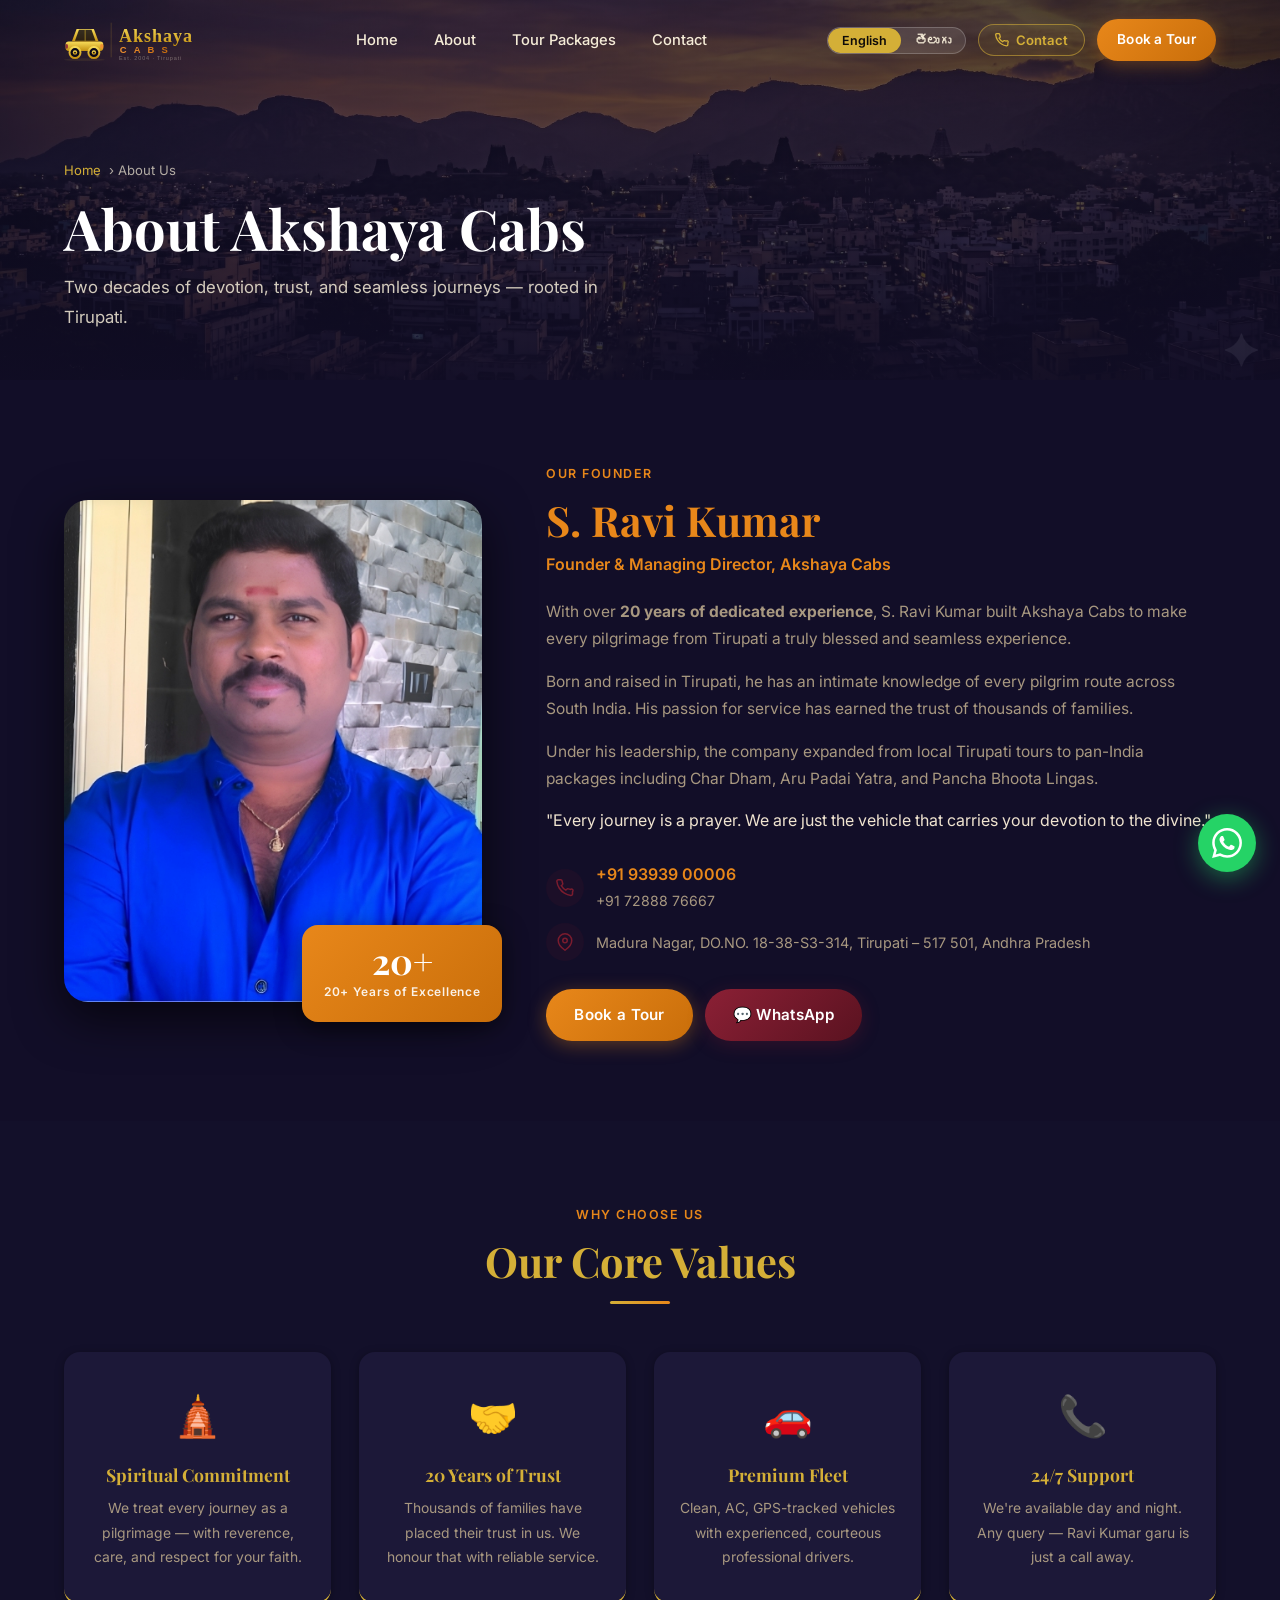
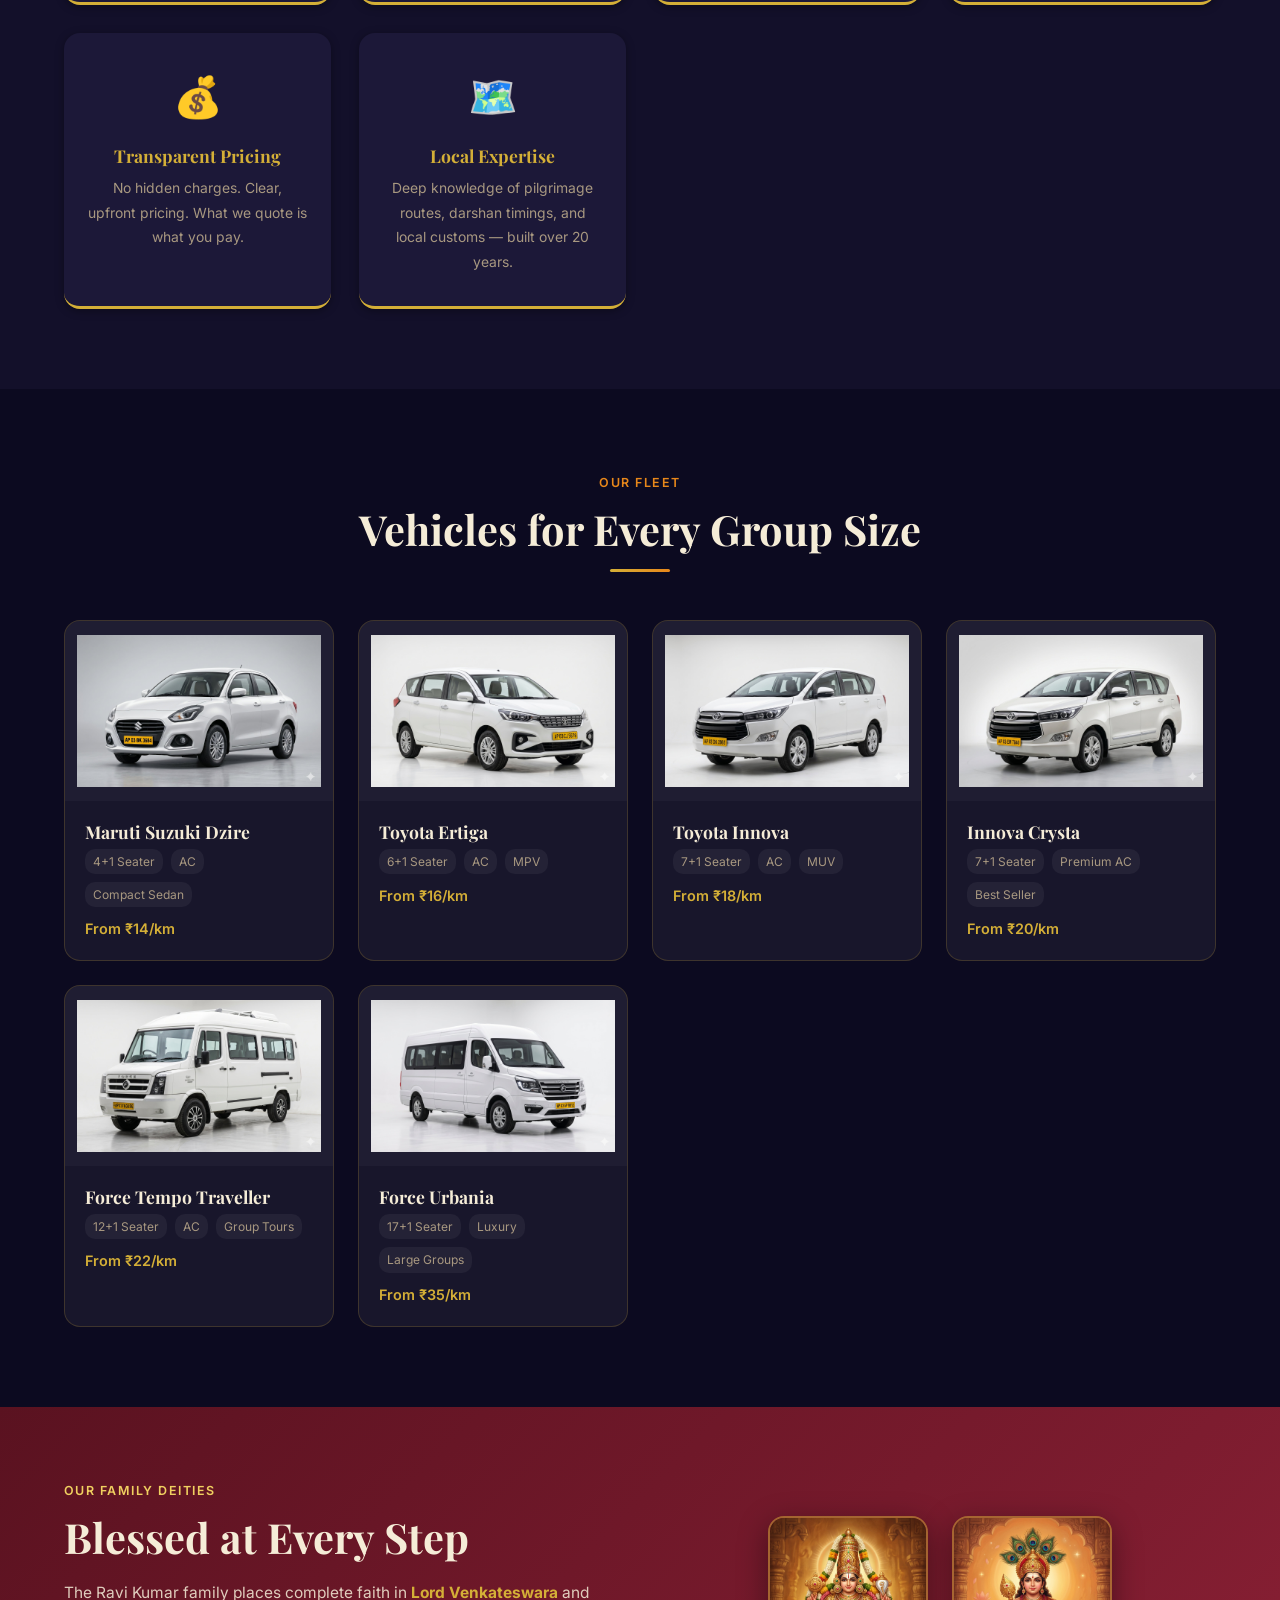
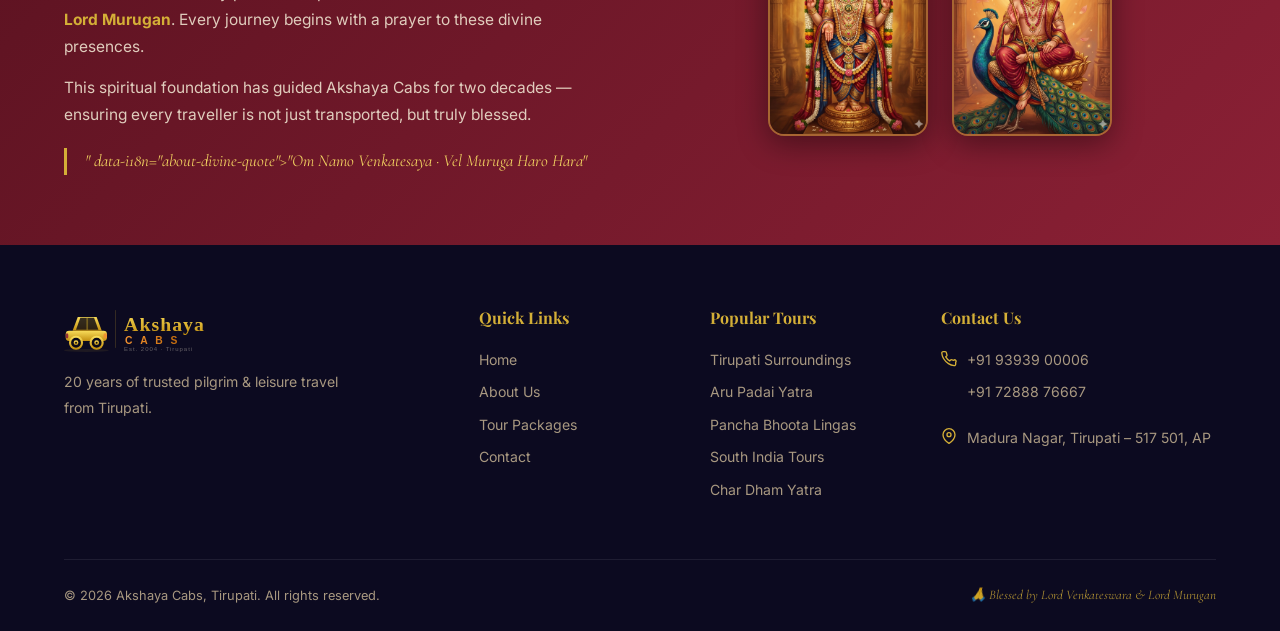
<file: pages/about.html>
<!DOCTYPE html>
<html lang="en">
<head>
  <meta charset="UTF-8"/>
  <meta name="viewport" content="width=device-width, initial-scale=1.0"/>
  <title>About Us – Akshaya Cabs Tirupati | 20 Years of Trusted Travel</title>
  <meta name="description" content="Learn about Akshaya Cabs, founded by S. Ravi Kumar with 20+ years of experience in pilgrimage and leisure cab service from Tirupati, Andhra Pradesh."/>
  <link rel="icon" href="../images/brand/favicon.png"/>
  <link rel="stylesheet" href="../css/style.css"/>
  <link rel="stylesheet" href="../css/packages.css"/>
  <style>
    .about-hero-bg { background-image: url('../images/hero/about-hero-bg.jpg'); }
    .founder-section { background: var(--ivory); padding: 80px 0; }
    .founder-grid { display: grid; grid-template-columns: 1fr 1.6fr; gap: 64px; align-items: center; }
    .founder-img-wrap { position: relative; }
    .founder-img-wrap img { width: 100%; border-radius: var(--radius-lg); box-shadow: var(--shadow-lg); }
    .founder-badge {
      position: absolute; bottom: -20px; right: -20px;
      background: linear-gradient(135deg, var(--saffron), var(--saffron-dark));
      color:#fff; border-radius: var(--radius-md);
      padding: 18px 22px; text-align: center; box-shadow: var(--shadow-md);
    }
    .founder-badge .years { font-family: var(--font-heading); font-size: 2.2rem; font-weight: 700; display: block; line-height: 1; }
    .founder-badge .label { font-size: 0.75rem; font-weight: 600; letter-spacing: 0.06em; opacity: 0.9; }
    .founder-body h2 { color: #E8871A; margin-bottom: 6px; }
    .founder-title { color: var(--saffron); font-weight: 600; font-size: 1rem; margin-bottom: 20px; display: block; }
    .founder-body p { color: var(--muted); margin-bottom: 16px; font-size: 0.97rem; }
    .founder-contacts { display: flex; flex-direction: column; gap: 10px; margin-top: 28px; }
    .founder-contact-row { display: flex; align-items: center; gap: 12px; }
    .founder-contact-row a { color: var(--saffron); font-weight: 600; font-size: 1rem; }
    .founder-contact-row a:hover { color: var(--saffron); }
    .contact-icon { width: 38px; height: 38px; background: rgba(123,28,46,0.1); border-radius: 50%; display: flex; align-items: center; justify-content: center; flex-shrink: 0; }
    .values-section { background:#13102A; padding: 80px 0; }
    .values-grid { display: grid; grid-template-columns: repeat(auto-fit, minmax(220px, 1fr)); gap: 28px; }
    .value-card { background:#1C1838; border-radius: var(--radius-md); padding: 32px 24px; text-align: center; box-shadow: var(--shadow-sm); border-bottom: 3px solid var(--gold); transition: var(--transition); }
    .value-card:hover { transform: translateY(-5px); box-shadow: var(--shadow-md); }
    .value-icon { font-size: 2.5rem; margin-bottom: 16px; display: block; }
    .value-card h4 { color: #D4AF37; margin-bottom: 10px; }
    .value-card p { color: var(--muted); font-size: 0.87rem; }
    .fleet-about { background: var(--bg-deep); padding: 80px 0; }
    .fleet-about-grid { display: grid; grid-template-columns: repeat(auto-fit, minmax(260px, 1fr)); gap: 24px; }
    .fleet-about-card { background: rgba(255,255,255,0.05); border: 1px solid rgba(212,175,55,0.2); border-radius: var(--radius-md); overflow: hidden; transition: var(--transition); }
    .fleet-about-card:hover { border-color: var(--gold); transform: translateY(-4px); }
    .fleet-about-card img { width: 100%; height: 180px; object-fit: contain; background: rgba(255,255,255,0.03); padding: 12px; }
    .fleet-about-body { padding: 20px; }
    .fleet-about-body h4 { color:#F5ECD7; margin-bottom: 6px; }
    .fleet-spec { display: flex; gap: 8px; flex-wrap: wrap; }
    .fleet-spec span { font-size: 0.75rem; color: var(--muted); background: rgba(255,255,255,0.05); padding: 3px 8px; border-radius: 10px; }
    .fleet-price { color: var(--gold); font-weight: 600; font-size: 0.9rem; margin-top: 10px; display: block; }
    .divine-about { background: linear-gradient(135deg, var(--maroon-dark), var(--maroon)); padding: 70px 0; }
    .divine-about-grid { display: grid; grid-template-columns: 1fr 1fr; gap: 48px; align-items: center; }
    .divine-about-text h2 { color:#F5ECD7; margin-bottom: 16px; }
    .divine-about-text p { color: rgba(245,236,215,0.85); margin-bottom: 14px; font-size: 0.97rem; }
    .divine-about-imgs { display: flex; gap: 24px; justify-content: center; }
    .divine-about-imgs img { width: 160px; height: 220px; object-fit: cover; border-radius: var(--radius-md); border: 2px solid rgba(212,175,55,0.5); box-shadow: 0 8px 30px rgba(0,0,0,0.4); }
    @media(max-width:900px) {
      .founder-grid { grid-template-columns: 1fr; }
      .founder-img-wrap { max-width: 380px; margin: 0 auto; }
      .founder-badge { bottom: -10px; right: -10px; }
      .divine-about-grid { grid-template-columns: 1fr; }
    }
    @media(max-width:600px) { .divine-about-imgs img { width: 130px; height: 180px; } }
  </style>
</head>
<body>
<!-- NAVBAR -->
<nav class="navbar scrolled" id="navbar">
  <div class="container">
    <a href="../index.html" class="nav-logo"><img src="../images/brand/logo-akshaya-cabs.svg" alt="Akshaya Cabs" style="height:44px;width:auto;"/></a>
    <ul class="nav-links">
      <li><a href="../index.html" data-i18n="nav-home">Home</a></li>
      <li><a href="about.html" class="active" data-i18n="nav-about">About</a></li>
      <li><a href="packages.html" data-i18n="nav-packages">Tour Packages</a></li>
      <li><a href="contact.html" data-i18n="nav-contact">Contact</a></li>
    </ul>
    <div style="display:flex;align-items:center;gap:12px;">
      <div class="lang-toggle"><button class="lang-btn active" data-lang="en">English</button><button class="lang-btn" data-lang="te">తెలుగు</button></div>
      <div class="phone-nav-wrap" id="phoneBtnWrap">
        <button class="btn-phone-nav" id="phoneTrigger" aria-label="Call us">
          <svg width="14" height="14" viewBox="0 0 24 24" fill="none" stroke="currentColor" stroke-width="2.2"><path d="M22 16.92v3a2 2 0 01-2.18 2 19.79 19.79 0 01-8.63-3.07A19.5 19.5 0 014.27 12a19.79 19.79 0 01-3.07-8.67A2 2 0 013.18 1h3a2 2 0 012 1.72c.127.96.361 1.903.7 2.81a2 2 0 01-.45 2.11L7.09 8.91a16 16 0 006 6l1.27-1.27a2 2 0 012.11-.45c.907.339 1.85.573 2.81.7A2 2 0 0122 16.92z"/></svg>
          Contact
        </button>
        <div class="phone-nav-dropdown" id="phoneDropdown">
          <span class="pnd-label">Call / WhatsApp</span>
          <a href="tel:+919393900006">+91 93939 00006</a>
        </div>
      </div>
      <a href="contact.html" class="btn btn-primary nav-book-btn" style="padding:10px 20px;font-size:0.85rem;" data-i18n="nav-book">Book a Tour</a>
    </div>
    <button class="hamburger" id="hamburger" aria-label="Open menu"><span></span><span></span><span></span></button>
  </div>
</nav>
<div class="mobile-nav" id="mobileNav">
  <a href="../index.html" data-i18n="nav-home">Home</a><a href="about.html" data-i18n="nav-about">About</a><a href="packages.html" data-i18n="nav-packages">Tour Packages</a><a href="contact.html" data-i18n="nav-contact">Contact</a>
  <div class="lang-toggle" style="margin-top:20px;"><button class="lang-btn active" data-lang="en">English</button><button class="lang-btn" data-lang="te">తెలుగు</button></div>
  <a href="contact.html" class="btn btn-primary" style="margin-top:24px;justify-content:center;">Book a Tour</a>
</div>
<div class="nav-overlay" id="navOverlay"></div>
<!-- PAGE HERO -->
<section class="page-hero">
  <div class="page-hero-bg about-hero-bg"></div>
  <div class="page-hero-overlay"></div>
  <div class="container">
    <div class="page-hero-content">
      <div class="breadcrumb"><a href="../index.html" data-i18n="nav-home">Home</a> › About Us</div>
      <h1 data-i18n="about-h1">About Akshaya Cabs</h1>
      <p data-i18n="about-hero-sub">Two decades of devotion, trust, and seamless journeys — rooted in Tirupati, reaching every sacred corner of India.</p>
    </div>
  </div>
</section>
<!-- FOUNDER SECTION -->
<section class="founder-section">
  <div class="container">
    <div class="founder-grid">
      <div class="founder-img-wrap fade-up">
        <img src="../images/about/founder-ravi-kumar.jpg" alt="S. Ravi Kumar — Founder, Akshaya Cabs"/>
        <div class="founder-badge"><span class="years">20+</span><span class="label" data-i18n="about-excellence-badge">20+ Years of Excellence</span></div>
      </div>
      <div class="founder-body fade-up">
        <span class="section-tag" data-i18n="about-founder-tag">Our Founder</span>
        <h2 data-i18n="about-founder-name">S. Ravi Kumar</h2>
        <span class="founder-title" data-i18n="about-founder-title">Founder &amp; Managing Director, Akshaya Cabs</span>
        <p data-i18n="about-founder-p1">With over <strong>20 years of dedicated experience</strong> in the travel industry, S. Ravi Kumar built Akshaya Cabs from the ground up with a single vision — to make every pilgrimage and leisure journey from Tirupati a truly blessed and seamless experience.</p>
        <p data-i18n="about-founder-p2">Born and raised in Tirupati, Ravi Kumar garu has an intimate knowledge of every pilgrim route, sacred site, and hidden gem across South India and beyond. His passion for service, combined with deep spiritual values, has earned Akshaya Cabs the trust of thousands of families over the years.</p>
        <p data-i18n="about-founder-p3">Under his leadership, the company has expanded from local Tirupati tours to pan-India packages including Char Dham, Aru Padai Yatra, and Pancha Bhoota Lingas — always maintaining the same personal touch and commitment to quality.</p>
        <blockquote data-i18n="about-founder-quote">"Every journey is a prayer. We are just the vehicle that carries your devotion to the divine."</blockquote>
        <div class="founder-contacts">
          <div class="founder-contact-row">
            <div class="contact-icon"><svg width="18" height="18" viewBox="0 0 24 24" fill="none" stroke="#7B1C2E" stroke-width="2"><path d="M22 16.92v3a2 2 0 01-2.18 2 19.79 19.79 0 01-8.63-3.07A19.5 19.5 0 014.27 12a19.79 19.79 0 01-3.07-8.67A2 2 0 013.18 1h3a2 2 0 012 1.72c.127.96.361 1.903.7 2.81a2 2 0 01-.45 2.11L7.09 8.91a16 16 0 006 6l1.27-1.27a2 2 0 012.11-.45c.907.339 1.85.573 2.81.7A2 2 0 0122 16.92z"/></svg></div>
            <div><a href="tel:+919393900006">+91 93939 00006</a><br/><a href="tel:+917288876667" style="color:var(--muted);font-size:0.88rem;font-weight:400;">+91 72888 76667</a></div>
          </div>
          <div class="founder-contact-row">
            <div class="contact-icon"><svg width="18" height="18" viewBox="0 0 24 24" fill="none" stroke="#7B1C2E" stroke-width="2"><path d="M21 10c0 7-9 13-9 13s-9-6-9-13a9 9 0 0118 0z"/><circle cx="12" cy="10" r="3"/></svg></div>
            <p style="color:var(--muted);font-size:0.9rem;margin:0;">Madura Nagar, DO.NO. 18-38-S3-314, Tirupati – 517 501, Andhra Pradesh</p>
          </div>
        </div>
        <div style="margin-top:28px;display:flex;gap:12px;flex-wrap:wrap;">
          <a href="contact.html" class="btn btn-primary">Book a Tour</a>
          <a href="https://wa.me/919393900006" class="btn btn-maroon" target="_blank">💬 WhatsApp</a>
        </div>
      </div>
    </div>
  </div>
</section>
<!-- VALUES SECTION -->
<section class="values-section">
  <div class="container">
    <div class="text-center fade-up" style="margin-bottom:48px;">
      <span class="section-tag" data-i18n="about-values-tag">Why Choose Us</span>
      <h2 class="section-title" data-i18n="about-values-title">Our Core Values</h2>
      <div class="divider-gold"></div>
    </div>
    <div class="values-grid">
      <div class="value-card fade-up"><span class="value-icon">🛕</span><h4 data-i18n="val1-title">Spiritual Commitment</h4><p data-i18n="val1-desc">We treat every journey as a pilgrimage — with reverence, care, and deep respect for your faith.</p></div>
      <div class="value-card fade-up"><span class="value-icon">🤝</span><h4 data-i18n="val2-title">20 Years of Trust</h4><p data-i18n="val2-desc">Thousands of families have placed their trust in us. We honour that with consistent, reliable service.</p></div>
      <div class="value-card fade-up"><span class="value-icon">🚗</span><h4 data-i18n="val3-title">Premium Fleet</h4><p data-i18n="val3-desc">Clean, air-conditioned, GPS-tracked vehicles with experienced, courteous professional drivers.</p></div>
      <div class="value-card fade-up"><span class="value-icon">📞</span><h4 data-i18n="val4-title">24/7 Support</h4><p data-i18n="val4-desc">We're available day and night. Any query, any emergency — Ravi Kumar garu is just a call away.</p></div>
      <div class="value-card fade-up"><span class="value-icon">💰</span><h4 data-i18n="val5-title">Transparent Pricing</h4><p data-i18n="val5-desc">No hidden charges. Clear, upfront pricing for all packages. What we quote is what you pay.</p></div>
      <div class="value-card fade-up"><span class="value-icon">🗺️</span><h4 data-i18n="val6-title">Local Expertise</h4><p data-i18n="val6-desc">Deep knowledge of pilgrimage routes, darshan timings, and local customs — built over 20 years.</p></div>
    </div>
  </div>
</section>
<!-- FLEET SECTION -->
<section class="fleet-about">
  <div class="container">
    <div class="text-center fade-up" style="margin-bottom:48px;">
      <span class="section-tag" style="color:var(--saffron);">Our Fleet</span>
      <h2 style="color:#F5ECD7;">Vehicles for Every Group Size</h2>
      <div class="divider-gold"></div>
    </div>
    <div class="fleet-about-grid">
      <div class="fleet-about-card fade-up"><img src="../images/fleet/car-maruti-dzire.jpg" alt="Maruti Dzire"/><div class="fleet-about-body"><h4>Maruti Suzuki Dzire</h4><div class="fleet-spec"><span>4+1 Seater</span><span>AC</span><span>Compact Sedan</span></div><span class="fleet-price">From ₹14/km</span></div></div>
      <div class="fleet-about-card fade-up"><img src="../images/fleet/car-toyota-ertiga.jpg" alt="Toyota Ertiga"/><div class="fleet-about-body"><h4>Toyota Ertiga</h4><div class="fleet-spec"><span>6+1 Seater</span><span>AC</span><span>MPV</span></div><span class="fleet-price">From ₹16/km</span></div></div>
      <div class="fleet-about-card fade-up"><img src="../images/fleet/car-toyota-innova.jpg" alt="Toyota Innova"/><div class="fleet-about-body"><h4>Toyota Innova</h4><div class="fleet-spec"><span>7+1 Seater</span><span>AC</span><span>MUV</span></div><span class="fleet-price">From ₹18/km</span></div></div>
      <div class="fleet-about-card fade-up"><img src="../images/fleet/car-innova-crysta.jpg" alt="Innova Crysta"/><div class="fleet-about-body"><h4>Innova Crysta</h4><div class="fleet-spec"><span>7+1 Seater</span><span>Premium AC</span><span>Best Seller</span></div><span class="fleet-price">From ₹20/km</span></div></div>
      <div class="fleet-about-card fade-up"><img src="../images/fleet/car-tempo-traveller.jpg" alt="Tempo Traveller"/><div class="fleet-about-body"><h4>Force Tempo Traveller</h4><div class="fleet-spec"><span>12+1 Seater</span><span>AC</span><span>Group Tours</span></div><span class="fleet-price">From ₹22/km</span></div></div>
      <div class="fleet-about-card fade-up"><img src="../images/fleet/car-force-urbania.jpg" alt="Force Urbania"/><div class="fleet-about-body"><h4>Force Urbania</h4><div class="fleet-spec"><span>17+1 Seater</span><span>Luxury</span><span>Large Groups</span></div><span class="fleet-price">From ₹35/km</span></div></div>
    </div>
  </div>
</section>
<!-- DIVINE SECTION -->
<section class="divine-about">
  <div class="container">
    <div class="divine-about-grid">
      <div class="divine-about-text fade-up">
        <span class="section-tag" style="color:var(--gold-light);">Our Family Deities</span>
        <h2>Blessed at Every Step</h2>
        <p data-i18n="about-divine-p1">The Ravi Kumar family places their complete faith in <strong style="color:var(--gold);">Lord Venkateswara</strong> of Tirumala and <strong style="color:var(--gold);">Lord Murugan</strong>. Every journey undertaken by Akshaya Cabs begins with a prayer to these divine presences.</p>
        <p data-i18n="about-divine-p2">It is this spiritual foundation that has guided Akshaya Cabs for over two decades — ensuring that every traveller who books with us is not just transported, but truly blessed on their journey.</p>
        <blockquote style="border-left:3px solid var(--gold);padding-left:18px;margin-top:20px;font-family:var(--font-quote);font-style:italic;color:var(--gold-light);font-size:1.05rem;">" data-i18n="about-divine-quote">"Om Namo Venkatesaya · Vel Muruga Haro Hara"</blockquote>
      </div>
      <div class="divine-about-imgs fade-up">
        <img src="../images/divine/lord-venkateswara.jpg" alt="Lord Venkateswara"/>
        <img src="../images/divine/lord-murugan.jpg" alt="Lord Murugan"/>
      </div>
    </div>
  </div>
</section>
<!-- FOOTER -->
<footer class="footer">
  <div class="container">
    <div class="footer-grid">
      <div class="footer-brand"><img src="../images/brand/logo-akshaya-cabs.svg" alt="Akshaya Cabs" style="height:48px;width:auto;"/><p data-i18n="footer-tagline">20 years of trusted pilgrim &amp; leisure travel from Tirupati. Serving devotees and travellers across India and beyond.</p></div>
      <div class="footer-col"><h5 data-i18n="footer-quick">Quick Links</h5><a href="../index.html" data-i18n="nav-home">Home</a><a href="about.html">About Us</a><a href="packages.html" data-i18n="nav-packages">Tour Packages</a><a href="contact.html" data-i18n="nav-contact">Contact</a></div>
      <div class="footer-col"><h5 data-i18n="footer-tours">Popular Tours</h5><a href="packages.html#tirupati">Tirupati Surroundings</a><a href="packages.html#aru">Aru Padai Yatra</a><a href="packages.html#pancha">Pancha Bhoota Lingas</a><a href="packages.html#south">South India Tours</a><a href="packages.html#north">Char Dham Yatra</a></div>
      <div class="footer-col"><h5 data-i18n="footer-contact-h">Contact Us</h5>
        <div class="footer-contact-item"><svg width="16" height="16" viewBox="0 0 24 24" fill="none" stroke="#D4AF37" stroke-width="2"><path d="M22 16.92v3a2 2 0 01-2.18 2 19.79 19.79 0 01-8.63-3.07A19.5 19.5 0 014.27 12a19.79 19.79 0 01-3.07-8.67A2 2 0 013.18 1h3a2 2 0 012 1.72c.127.96.361 1.903.7 2.81a2 2 0 01-.45 2.11L7.09 8.91a16 16 0 006 6l1.27-1.27a2 2 0 012.11-.45c.907.339 1.85.573 2.81.7A2 2 0 0122 16.92z"/></svg><div><a href="tel:+919393900006">+91 93939 00006</a><a href="tel:+917288876667">+91 72888 76667</a></div></div>
        <div class="footer-contact-item"><svg width="16" height="16" viewBox="0 0 24 24" fill="none" stroke="#D4AF37" stroke-width="2"><path d="M21 10c0 7-9 13-9 13s-9-6-9-13a9 9 0 0118 0z"/><circle cx="12" cy="10" r="3"/></svg><p>Madura Nagar, Tirupati – 517 501, AP</p></div>
      </div>
    </div>
    <div class="footer-bottom"><p>&copy; 2026 Akshaya Cabs, Tirupati. All rights reserved.</p><p class="deity-note" data-i18n="footer-deity">🙏 Blessed by Lord Venkateswara &amp; Lord Murugan</p></div>
  </div>
</footer>
<a href="https://wa.me/919393900006" class="whatsapp-float" target="_blank" aria-label="WhatsApp"><svg viewBox="0 0 24 24"><path d="M17.472 14.382c-.297-.149-1.758-.867-2.03-.967-.273-.099-.471-.148-.67.15-.197.297-.767.966-.94 1.164-.173.199-.347.223-.644.075-.297-.15-1.255-.463-2.39-1.475-.883-.788-1.48-1.761-1.653-2.059-.173-.297-.018-.458.13-.606.134-.133.298-.347.446-.52.149-.174.198-.298.298-.497.099-.198.05-.371-.025-.52-.075-.149-.669-1.612-.916-2.207-.242-.579-.487-.5-.669-.51-.173-.008-.371-.01-.57-.01-.198 0-.52.074-.792.372-.272.297-1.04 1.016-1.04 2.479 0 1.462 1.065 2.875 1.213 3.074.149.198 2.096 3.2 5.077 4.487.709.306 1.262.489 1.694.625.712.227 1.36.195 1.871.118.571-.085 1.758-.719 2.006-1.413.248-.694.248-1.289.173-1.413-.074-.124-.272-.198-.57-.347m-5.421 7.403h-.004a9.87 9.87 0 01-5.031-1.378l-.361-.214-3.741.982.998-3.648-.235-.374a9.86 9.86 0 01-1.51-5.26c.001-5.45 4.436-9.884 9.888-9.884 2.64 0 5.122 1.03 6.988 2.898a9.825 9.825 0 012.893 6.994c-.003 5.45-4.437 9.884-9.885 9.884m8.413-18.297A11.815 11.815 0 0012.05 0C5.495 0 .16 5.335.157 11.892c0 2.096.547 4.142 1.588 5.945L.057 24l6.305-1.654a11.882 11.882 0 005.683 1.448h.005c6.554 0 11.89-5.335 11.893-11.893a11.821 11.821 0 00-3.48-8.413z"/></svg></a>
<script src="../js/main.js"></script><script src="../js/i18n-extra.js"></script>
<script>
(function(){
  var wrap=document.getElementById('phoneBtnWrap');
  var trigger=document.getElementById('phoneTrigger');
  var dropdown=document.getElementById('phoneDropdown');
  if(!trigger)return;
  trigger.addEventListener('click',function(e){
    e.stopPropagation();
    if(window.innerWidth<=768){window.location.href='tel:+919393900006';}
    else{dropdown.classList.toggle('open');}
  });
  document.addEventListener('click',function(e){
    if(wrap&&!wrap.contains(e.target)){dropdown.classList.remove('open');}
  });
})();
</script>
</body>
</html>
</file>
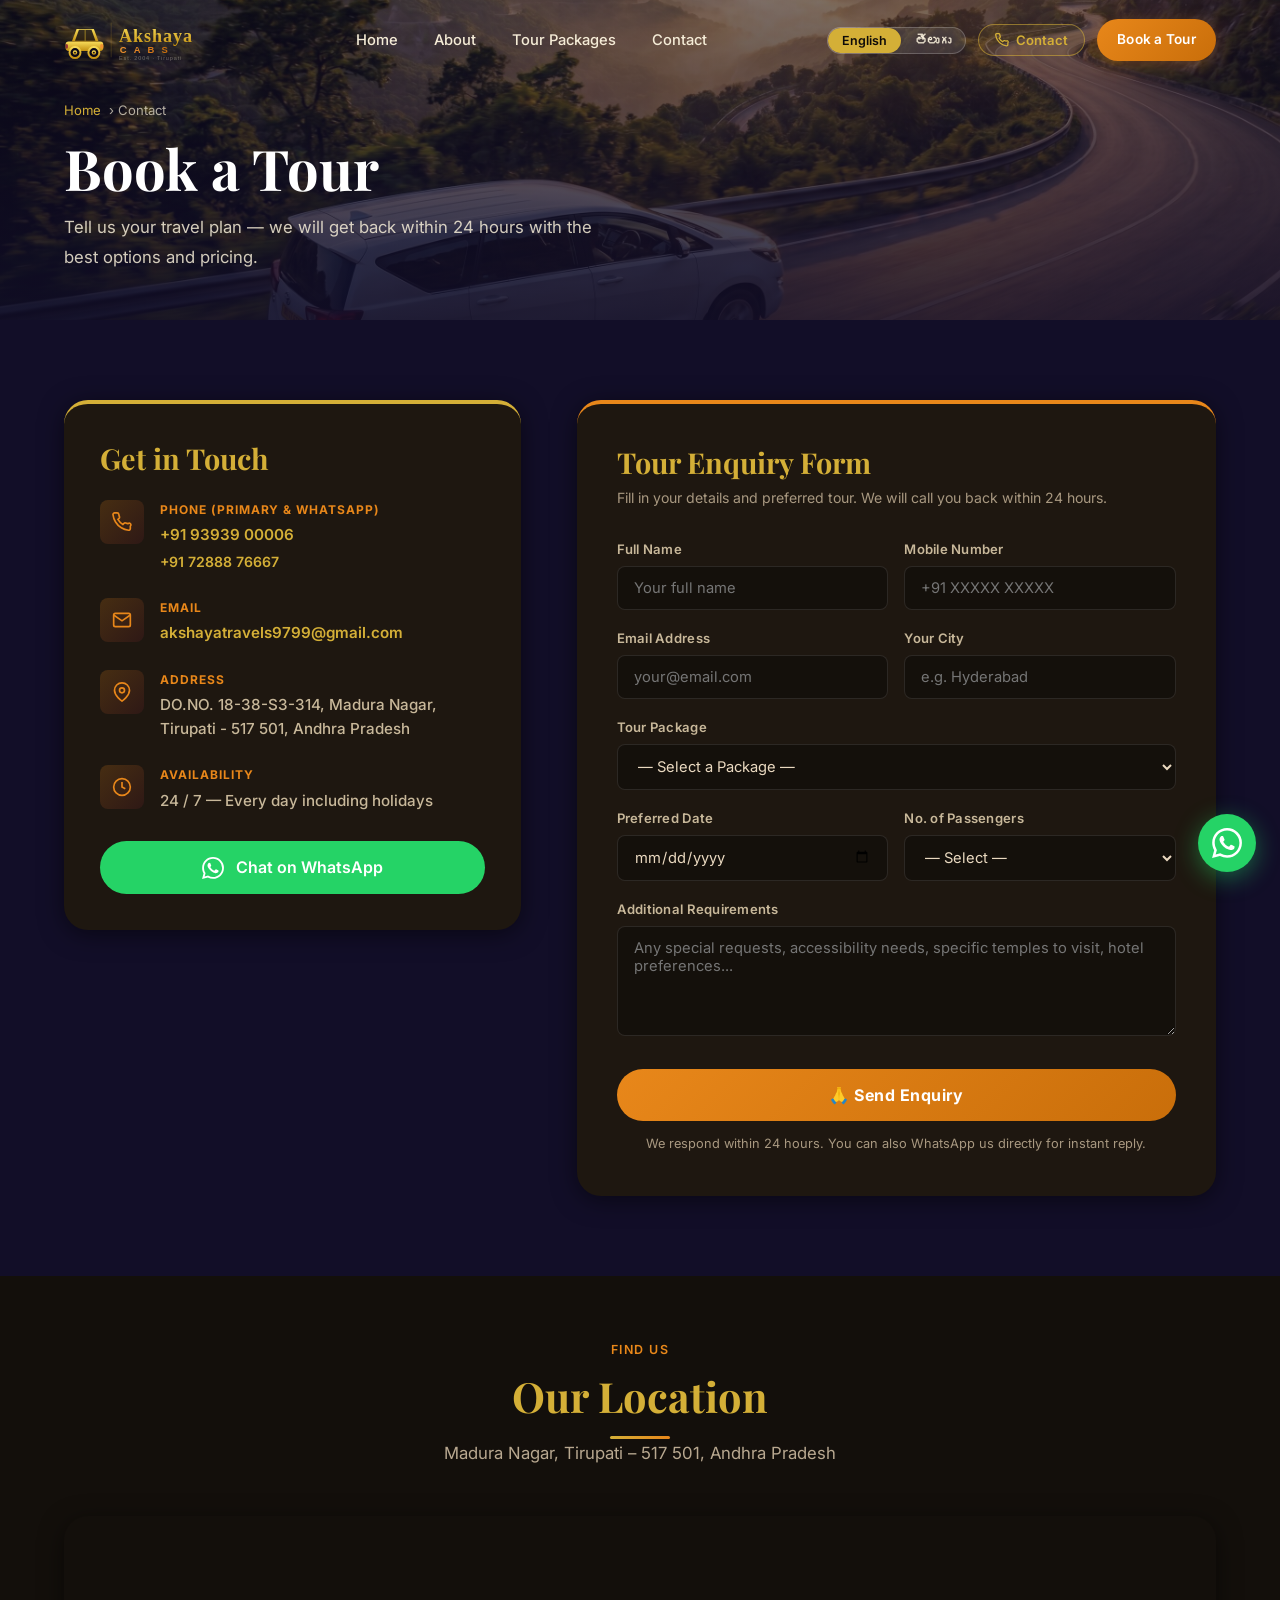
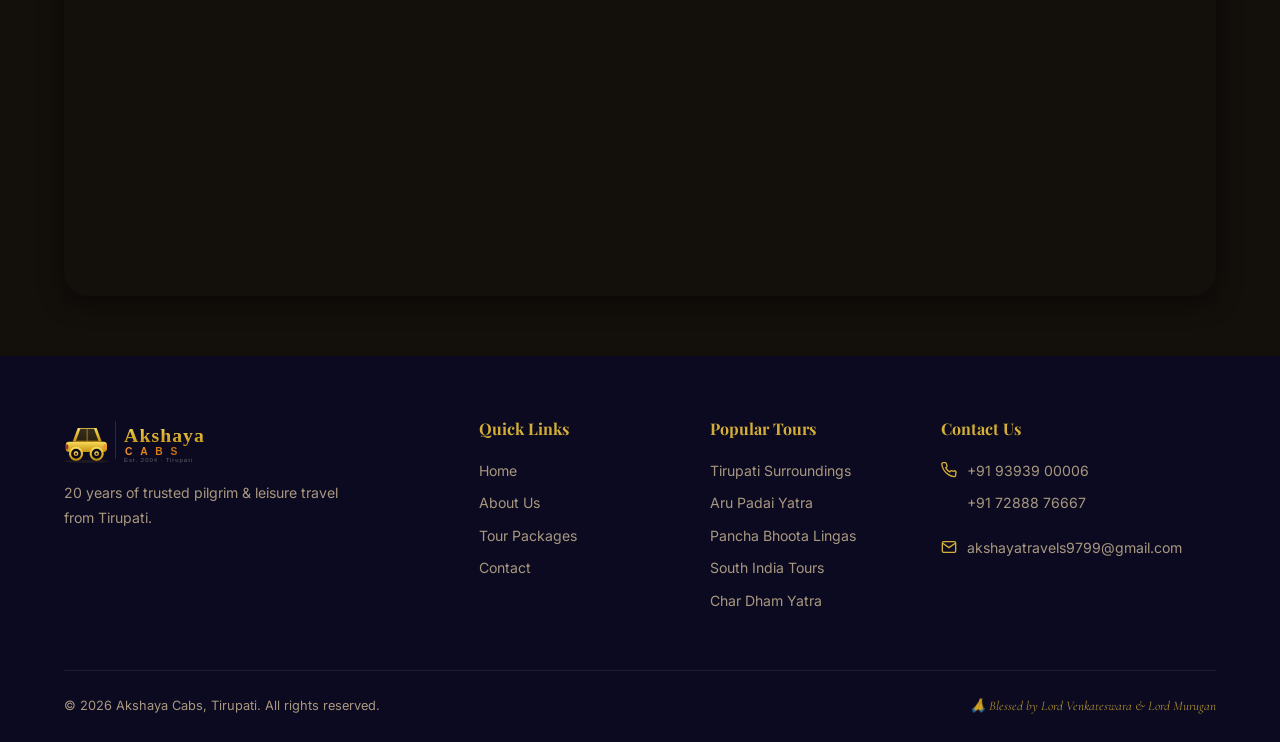
<file: pages/contact.html>
<!DOCTYPE html>
<html lang="en">

<head>
  <meta charset="UTF-8" />
  <meta name="viewport" content="width=device-width, initial-scale=1.0" />
  <title>Contact &amp; Book a Tour – Akshaya Cabs Tirupati</title>
  <meta name="description"
    content="Book a tour or contact Akshaya Cabs, Tirupati. Call +91 93939 00006 or fill our enquiry form. We respond within 24 hours." />
  <link rel="icon" href="../images/brand/favicon.png" />
  <link rel="stylesheet" href="../css/style.css" />
  <link rel="stylesheet" href="../css/packages.css" />
  <style>
    .contact-layout {
      display: grid;
      grid-template-columns: 1fr 1.4fr;
      gap: 56px;
      align-items: start;
    }

    .contact-info-card {
      background: #1E1710;
      border-radius: var(--radius-lg);
      padding: 36px;
      box-shadow: 0 4px 24px rgba(0, 0, 0, 0.5);
      border-top: 4px solid var(--gold);
    }

    .contact-info-card h3 {
      color: var(--gold);
      margin-bottom: 24px;
    }

    .cinfo-item {
      display: flex;
      gap: 16px;
      align-items: flex-start;
      margin-bottom: 24px;
    }

    .cinfo-icon {
      width: 44px;
      height: 44px;
      background: linear-gradient(135deg, rgba(232, 135, 26, 0.2), rgba(139, 32, 53, 0.15));
      border-radius: var(--radius-sm);
      display: flex;
      align-items: center;
      justify-content: center;
      flex-shrink: 0;
    }

    .cinfo-label {
      font-size: 0.75rem;
      font-weight: 700;
      text-transform: uppercase;
      letter-spacing: 0.08em;
      color: var(--saffron);
      margin-bottom: 4px;
    }

    .cinfo-value {
      color: #C8B89A;
      font-size: 0.95rem;
      font-weight: 500;
    }

    .cinfo-value a {
      color: var(--gold);
      font-weight: 600;
    }

    .cinfo-value a:hover {
      color: var(--saffron);
    }

    .wa-btn-big {
      display: flex;
      align-items: center;
      gap: 12px;
      background: #25D366;
      color: #fff;
      border-radius: 50px;
      padding: 14px 24px;
      font-weight: 600;
      margin-top: 28px;
      justify-content: center;
      transition: var(--transition);
      font-size: 1rem;
    }

    .wa-btn-big:hover {
      background: #1da851;
      transform: translateY(-2px);
    }

    .form-card {
      background: #1E1710;
      border-radius: var(--radius-lg);
      padding: 40px;
      box-shadow: 0 4px 24px rgba(0, 0, 0, 0.5);
      border-top: 4px solid var(--saffron);
    }

    .form-card h3 {
      color: var(--gold);
      margin-bottom: 6px;
    }

    .form-card .form-sub {
      color: var(--muted);
      font-size: 0.88rem;
      margin-bottom: 28px;
    }

    .form-row {
      display: grid;
      grid-template-columns: 1fr 1fr;
      gap: 16px;
    }

    .form-group {
      margin-bottom: 18px;
    }

    .form-group label {
      display: block;
      font-size: 0.82rem;
      font-weight: 600;
      color: #C8B89A;
      margin-bottom: 6px;
      letter-spacing: 0.02em;
    }

    .form-group label span {
      color: var(--saffron);
    }

    .form-group input,
    .form-group select,
    .form-group textarea {
      width: 100%;
      padding: 12px 16px;
      border: 1.5px solid rgba(255, 255, 255, 0.1);
      border-radius: var(--radius-sm);
      font-family: var(--font-body);
      font-size: 0.92rem;
      color: #EAD9C0;
      background: rgba(0, 0, 0, 0.3);
      transition: border-color var(--transition);
      outline: none;
    }

    .form-group input:focus,
    .form-group select:focus,
    .form-group textarea:focus {
      border-color: var(--saffron);
      background: rgba(0, 0, 0, 0.45);
    }

    .form-group textarea {
      resize: vertical;
      min-height: 110px;
    }

    .form-submit {
      width: 100%;
      padding: 16px;
      background: linear-gradient(135deg, var(--saffron), var(--saffron-dark));
      color:#fff;
      border-radius: 50px;
      font-size: 1rem;
      font-weight: 700;
      letter-spacing: 0.03em;
      transition: var(--transition);
      margin-top: 8px;
      color: #fff;
    }

    .form-submit:hover {
      transform: translateY(-2px);
      box-shadow: 0 8px 24px rgba(232, 135, 26, 0.4);
    }

    .form-note {
      text-align: center;
      font-size: 0.8rem;
      color: var(--muted);
      margin-top: 12px;
    }

    .map-section {
      background: #130F0B;
      padding: 60px 0;
    }

    .map-wrap {
      border-radius: var(--radius-lg);
      overflow: hidden;
      box-shadow: var(--shadow-md);
      height: 380px;
    }

    .map-wrap iframe {
      width: 100%;
      height: 100%;
      border: none;
    }

    .success-msg {
      display: none;
      background: rgba(76, 175, 80, 0.15);
      border: 1px solid #4caf50;
      border-radius: var(--radius-sm);
      padding: 16px 20px;
      color: #81c784;
      font-weight: 500;
      margin-bottom: 20px;
      text-align: center;
    }

    /* Dropdown option dark */
    .form-group select option {
      background: #1E1710;
      color: #EAD9C0;
    }

    @media(max-width:900px) {
      .contact-layout {
        grid-template-columns: 1fr;
      }
    }

    @media(max-width:600px) {
      .form-row {
        grid-template-columns: 1fr;
      }

      .form-card,
      .contact-info-card {
        padding: 24px;
      }
    }
  </style>
</head>

<body>
  <!-- NAVBAR -->
  <nav class="navbar scrolled" id="navbar">
    <div class="container">
      <a href="../index.html" class="nav-logo"><img src="../images/brand/logo-akshaya-cabs.svg"
          alt="Akshaya Cabs" style="height:44px;width:auto;" /></a>
      <ul class="nav-links">
        <li><a href="../index.html" data-i18n="nav-home">Home</a></li>
        <li><a href="about.html" data-i18n="nav-about">About</a></li>
        <li><a href="packages.html" data-i18n="nav-packages">Tour Packages</a></li>
        <li><a href="contact.html" class="active" data-i18n="nav-contact">Contact</a></li>
      </ul>
      <div style="display:flex;align-items:center;gap:12px;">
        <div class="lang-toggle"><button class="lang-btn active" data-lang="en">English</button><button class="lang-btn"
            data-lang="te">తెలుగు</button></div>
        <div class="phone-nav-wrap" id="phoneBtnWrap">
          <button class="btn-phone-nav" id="phoneTrigger" aria-label="Call us">
            <svg width="14" height="14" viewBox="0 0 24 24" fill="none" stroke="currentColor" stroke-width="2.2"><path d="M22 16.92v3a2 2 0 01-2.18 2 19.79 19.79 0 01-8.63-3.07A19.5 19.5 0 014.27 12a19.79 19.79 0 01-3.07-8.67A2 2 0 013.18 1h3a2 2 0 012 1.72c.127.96.361 1.903.7 2.81a2 2 0 01-.45 2.11L7.09 8.91a16 16 0 006 6l1.27-1.27a2 2 0 012.11-.45c.907.339 1.85.573 2.81.7A2 2 0 0122 16.92z"/></svg>
            Contact
          </button>
          <div class="phone-nav-dropdown" id="phoneDropdown">
            <span class="pnd-label">Call / WhatsApp</span>
            <a href="tel:+919393900006">+91 93939 00006</a>
          </div>
        </div>
        <a href="contact.html" class="btn btn-primary nav-book-btn" style="padding:10px 20px;font-size:0.85rem;"
          data-i18n="nav-book">Book a Tour</a>
      </div>
      <button class="hamburger" id="hamburger" aria-label="Open menu"><span></span><span></span><span></span></button>
    </div>
  </nav>
  <div class="mobile-nav" id="mobileNav">
    <a href="../index.html" data-i18n="nav-home">Home</a><a href="about.html" data-i18n="nav-about">About</a><a
      href="packages.html" data-i18n="nav-packages">Tour Packages</a><a href="contact.html"
      data-i18n="nav-contact">Contact</a>
    <div class="lang-toggle" style="margin-top:20px;"><button class="lang-btn active" data-lang="en">English</button><button
        class="lang-btn" data-lang="te">తెలుగు</button></div>
  </div>
  <div class="nav-overlay" id="navOverlay"></div>
  <!-- PAGE HERO -->
  <section class="page-hero" style="min-height:320px;">
    <div class="page-hero-bg" style="background-image:url('../images/hero/hero-car-mountain-road.jpg');"></div>
    <div class="page-hero-overlay"></div>
    <div class="container">
      <div class="page-hero-content">
        <div class="breadcrumb"><a href="../index.html" data-i18n="nav-home">Home</a> › Contact</div>
        <h1 data-i18n="contact-h1">Book a Tour</h1>
        <p data-i18n="contact-hero-sub">Tell us your travel plan — we will get back to you within 24 hours with the best
          options and pricing.</p>
      </div>
    </div>
  </section>
  <!-- CONTACT SECTION -->
  <section class="section-pad" style="background:var(--ivory);">
    <div class="container">
      <div class="contact-layout">
        <!-- Contact Info -->
        <div>
          <div class="contact-info-card fade-up">
            <h3 data-i18n="contact-get-h">Get in Touch</h3>
            <div class="cinfo-item">
              <div class="cinfo-icon"><svg width="20" height="20" viewBox="0 0 24 24" fill="none" stroke="#E8871A"
                  stroke-width="2">
                  <path
                    d="M22 16.92v3a2 2 0 01-2.18 2 19.79 19.79 0 01-8.63-3.07A19.5 19.5 0 014.27 12a19.79 19.79 0 01-3.07-8.67A2 2 0 013.18 1h3a2 2 0 012 1.72c.127.96.361 1.903.7 2.81a2 2 0 01-.45 2.11L7.09 8.91a16 16 0 006 6l1.27-1.27a2 2 0 012.11-.45c.907.339 1.85.573 2.81.7A2 2 0 0122 16.92z" />
                </svg></div>
              <div>
                <div class="cinfo-label" data-i18n="contact-phone-label">Phone (Primary &amp; WhatsApp)</div>
                <div class="cinfo-value"><a href="tel:+919393900006">+91 93939 00006</a></div>
                <div class="cinfo-value" style="font-weight:400;font-size:0.88rem;margin-top:4px;"><a
                    href="tel:+917288876667">+91 72888 76667</a></div>
              </div>
            </div>
            <div class="cinfo-item">
              <div class="cinfo-icon"><svg width="20" height="20" viewBox="0 0 24 24" fill="none" stroke="#E8871A"
                  stroke-width="2">
                  <path d="M4 4h16c1.1 0 2 .9 2 2v12c0 1.1-.9 2-2 2H4c-1.1 0-2-.9-2-2V6c0-1.1.9-2 2-2z" />
                  <polyline points="22,6 12,13 2,6" />
                </svg></div>
              <div>
                <div class="cinfo-label" data-i18n="contact-email-label">Email</div>
                <div class="cinfo-value"><a href="mailto:akshayatravels9799@gmail.com">akshayatravels9799@gmail.com</a>
                </div>
              </div>
            </div>
            <div class="cinfo-item">
              <div class="cinfo-icon"><svg width="20" height="20" viewBox="0 0 24 24" fill="none" stroke="#E8871A"
                  stroke-width="2">
                  <path d="M21 10c0 7-9 13-9 13s-9-6-9-13a9 9 0 0118 0z" />
                  <circle cx="12" cy="10" r="3" />
                </svg></div>
              <div>
                <div class="cinfo-label" data-i18n="contact-addr-label">Address</div>
                <div class="cinfo-value" data-i18n="contact-addr-val">DO.NO. 18-38-S3-314, Madura Nagar,<br />Tirupati – 517 501, Andhra Pradesh
                </div>
              </div>
            </div>
            <div class="cinfo-item">
              <div class="cinfo-icon"><svg width="20" height="20" viewBox="0 0 24 24" fill="none" stroke="#E8871A"
                  stroke-width="2">
                  <circle cx="12" cy="12" r="10" />
                  <path d="M12 6v6l4 2" />
                </svg></div>
              <div>
                <div class="cinfo-label" data-i18n="contact-avail-label">Availability</div>
                <div class="cinfo-value">24 / 7 — Every day including holidays</div>
              </div>
            </div>
            <a href="https://wa.me/919393900006?text=Hello%20Akshaya%20Cabs%2C%20I%20would%20like%20to%20book%20a%20tour."
              class="wa-btn-big" target="_blank" rel="noopener">
              <svg width="22" height="22" viewBox="0 0 24 24" fill="#fff">
                <path
                  d="M17.472 14.382c-.297-.149-1.758-.867-2.03-.967-.273-.099-.471-.148-.67.15-.197.297-.767.966-.94 1.164-.173.199-.347.223-.644.075-.297-.15-1.255-.463-2.39-1.475-.883-.788-1.48-1.761-1.653-2.059-.173-.297-.018-.458.13-.606.134-.133.298-.347.446-.52.149-.174.198-.298.298-.497.099-.198.05-.371-.025-.52-.075-.149-.669-1.612-.916-2.207-.242-.579-.487-.5-.669-.51-.173-.008-.371-.01-.57-.01-.198 0-.52.074-.792.372-.272.297-1.04 1.016-1.04 2.479 0 1.462 1.065 2.875 1.213 3.074.149.198 2.096 3.2 5.077 4.487.709.306 1.262.489 1.694.625.712.227 1.36.195 1.871.118.571-.085 1.758-.719 2.006-1.413.248-.694.248-1.289.173-1.413-.074-.124-.272-.198-.57-.347m-5.421 7.403h-.004a9.87 9.87 0 01-5.031-1.378l-.361-.214-3.741.982.998-3.648-.235-.374a9.86 9.86 0 01-1.51-5.26c.001-5.45 4.436-9.884 9.888-9.884 2.64 0 5.122 1.03 6.988 2.898a9.825 9.825 0 012.893 6.994c-.003 5.45-4.437 9.884-9.885 9.884m8.413-18.297A11.815 11.815 0 0012.05 0C5.495 0 .16 5.335.157 11.892c0 2.096.547 4.142 1.588 5.945L.057 24l6.305-1.654a11.882 11.882 0 005.683 1.448h.005c6.554 0 11.89-5.335 11.893-11.893a11.821 11.821 0 00-3.48-8.413z" />
              </svg>
              <span data-i18n="contact-wa-btn">Chat on WhatsApp</span>
            </a>
          </div>
        </div>
        <!-- Booking Form -->
        <div class="form-card fade-up">
          <h3 data-i18n="contact-form-h">Tour Enquiry Form</h3>
          <p class="form-sub" data-i18n="contact-form-sub">Fill in your details and preferred tour. We will call you
            back within 24 hours.</p>
          <div class="success-msg" id="successMsg" data-i18n="contact-success">✅ Thank you! Your enquiry has been sent.
            We will contact you within 24 hours.</div>
          <form id="bookingForm" action="https://formspree.io/f/xojyddqq" method="POST">
            <div class="form-row">
              <div class="form-group"><label for="name" data-i18n="contact-lbl-name">Full Name
                  <span>*</span></label><input type="text" id="name" name="name" placeholder="Your full name" data-i18n-ph="ph-name"
                  required /></div>
              <div class="form-group"><label for="phone" data-i18n="contact-lbl-phone">Mobile Number
                  <span>*</span></label><input type="tel" id="phone" name="phone" placeholder="+91 XXXXX XXXXX"
                  required /></div>
            </div>
            <div class="form-row">
              <div class="form-group"><label for="email" data-i18n="contact-lbl-email">Email Address</label><input
                  type="email" id="email" name="email" placeholder="your@email.com" data-i18n-ph="ph-email" /></div>
              <div class="form-group"><label for="city" data-i18n="contact-lbl-city">Your City
                  <span>*</span></label><input type="text" id="city" name="city" placeholder="e.g. Hyderabad" data-i18n-ph="ph-city"
                  required /></div>
            </div>
            <div class="form-group"><label for="tour" data-i18n="contact-lbl-tour">Tour Package <span>*</span></label>
              <select id="tour" name="tour" required>
                <option value="" data-i18n="sel-pkg">— Select a Package —</option>
                <optgroup label="Tirupati Surroundings">
                  <option>Full Divine Circuit (All 7 Temples)</option>
                  <option>Tirumala Darshan</option>
                  <option>Srikalahasti Temple</option>
                  <option>Kanipakam Vinayaka</option>
                  <option>Half-Day Local Tirupati</option>
                </optgroup>
                <optgroup label="South India">
                  <option>Tamil Nadu Temple Tour (7 Days)</option>
                  <option>Kerala 7-Day Tour</option>
                  <option>Karnataka 5-Day Tour</option>
                  <option>Goa 4-Day Tour</option>
                  <option>Srisailam Pilgrimage</option>
                  <option>Rameswaram &amp; Kanyakumari</option>
                </optgroup>
                <optgroup label="Special Packages">
                  <option>Andhra Pradesh Temple Trail (3 Days)</option>
                  <option>Puri &amp; Bhubaneswar (5 Days)</option>
                  <option>Hyderabad &amp; Warangal (2 Days)</option>
                </optgroup>
                <optgroup label="Aru Padai Yatra">
                  <option>Aru Padai Yatra – 3 Days</option>
                  <option>Complete Aru Padai Yatra – 5 Days</option>
                </optgroup>
                <optgroup label="Pancha Bhoota Lingas">
                  <option>Pancha Bhoota Partial Circuit (2 Days)</option>
                  <option>Complete Pancha Bhoota Lingas (4 Days)</option>
                </optgroup>
                <optgroup label="North India">
                  <option>Char Dham Yatra (12 Days)</option>
                  <option>Varanasi · Ayodhya · Prayagraj (5 Days)</option>
                  <option>Rajasthan Spiritual Trail (7 Days)</option>
                </optgroup>
                <option>Custom / Other Package</option>
              </select>
            </div>
            <div class="form-row">
              <div class="form-group"><label for="date" data-i18n="contact-lbl-date">Preferred Date</label><input
                  type="date" id="date" name="preferred_date" /></div>
              <div class="form-group"><label for="passengers" data-i18n="contact-lbl-pax">No. of Passengers
                  <span>*</span></label>
                <select id="passengers" name="passengers" required>
                  <option value="" data-i18n="sel-pax">— Select —</option>
                  <option>1–2 (Dzire / Ertiga)</option>
                  <option>3–4 (Dzire / Ertiga)</option>
                  <option>5–7 (Innova / Crysta)</option>
                  <option>8–12 (Tempo Traveller)</option>
                  <option>13–17 (Force Urbania)</option>
                  <option>18+ (Multiple Vehicles)</option>
                </select>
              </div>
            </div>
            <div class="form-group"><label for="message" data-i18n="contact-lbl-msg">Additional
                Requirements</label><textarea id="message" name="message"
                placeholder="Any special requests, accessibility needs" data-i18n-ph="ph-msg", specific temples to visit, hotel preferences, etc."></textarea>
            </div>
            <input type="hidden" name="_subject" value="New Tour Enquiry – Akshaya Cabs" />
            <input type="hidden" name="_next" value="https://akshayacabs.in/pages/contact.html?sent=1" />
            <button type="submit" class="form-submit" id="submitBtn" data-i18n="contact-submit">🙏 Send Enquiry</button>
            <p class="form-note" data-i18n="contact-note">We respond within 24 hours. You can also WhatsApp us directly
              for instant reply.</p>
          </form>
        </div>
      </div>
    </div>
  </section>
  <!-- MAP SECTION -->
  <section class="map-section">
    <div class="container">
      <div class="text-center fade-up" style="margin-bottom:32px;">
        <span class="section-tag" data-i18n="map-tag">Find Us</span>
        <h2 class="section-title" data-i18n="map-title">Our Location</h2>
        <div class="divider-gold"></div>
        <p class="section-subtitle" data-i18n="map-sub">Madura Nagar, Tirupati – 517 501, Andhra Pradesh</p>
      </div>
      <div class="map-wrap fade-up">
        <iframe
          src="https://www.google.com/maps/embed?pb=!1m18!1m12!1m3!1d3877.3!2d79.4192!3d13.6288!2m3!1f0!2f0!3f0!3m2!1i1024!2i768!4f13.1!3m3!1m2!1s0x3a4d4b5a0f0e0000%3A0x0!2sMadura+Nagar%2C+Tirupati%2C+Andhra+Pradesh+517501!5e0!3m2!1sen!2sin!4v1697000000000"
          allowfullscreen="" loading="lazy" referrerpolicy="no-referrer-when-downgrade"></iframe>
      </div>
    </div>
  </section>
  <!-- FOOTER -->
  <footer class="footer">
    <div class="container">
      <div class="footer-grid">
        <div class="footer-brand"><img src="../images/brand/logo-akshaya-cabs.svg" alt="Akshaya Cabs" style="height:48px;width:auto;" />
          <p data-i18n="footer-tagline">20 years of trusted pilgrim &amp; leisure travel from Tirupati. Serving devotees
            and travellers across India and beyond.</p>
        </div>
        <div class="footer-col">
          <h5 data-i18n="footer-quick">Quick Links</h5><a href="../index.html" data-i18n="nav-home">Home</a><a
            href="about.html">About Us</a><a href="packages.html" data-i18n="nav-packages">Tour Packages</a><a
            href="contact.html" data-i18n="nav-contact">Contact</a>
        </div>
        <div class="footer-col">
          <h5 data-i18n="footer-tours">Popular Tours</h5><a href="packages.html#tirupati">Tirupati Surroundings</a><a
            href="packages.html#aru">Aru Padai Yatra</a><a href="packages.html#pancha">Pancha Bhoota Lingas</a><a
            href="packages.html#south">South India Tours</a><a href="packages.html#north">Char Dham Yatra</a>
        </div>
        <div class="footer-col">
          <h5 data-i18n="footer-contact-h">Contact Us</h5>
          <div class="footer-contact-item"><svg width="16" height="16" viewBox="0 0 24 24" fill="none" stroke="#D4AF37"
              stroke-width="2">
              <path
                d="M22 16.92v3a2 2 0 01-2.18 2 19.79 19.79 0 01-8.63-3.07A19.5 19.5 0 014.27 12a19.79 19.79 0 01-3.07-8.67A2 2 0 013.18 1h3a2 2 0 012 1.72c.127.96.361 1.903.7 2.81a2 2 0 01-.45 2.11L7.09 8.91a16 16 0 006 6l1.27-1.27a2 2 0 012.11-.45c.907.339 1.85.573 2.81.7A2 2 0 0122 16.92z" />
            </svg>
            <div><a href="tel:+919393900006">+91 93939 00006</a><a href="tel:+917288876667">+91 72888 76667</a></div>
          </div>
          <div class="footer-contact-item"><svg width="16" height="16" viewBox="0 0 24 24" fill="none" stroke="#D4AF37"
              stroke-width="2">
              <path d="M4 4h16c1.1 0 2 .9 2 2v12c0 1.1-.9 2-2 2H4c-1.1 0-2-.9-2-2V6c0-1.1.9-2 2-2z" />
              <polyline points="22,6 12,13 2,6" />
            </svg><a href="mailto:akshayatravels9799@gmail.com">akshayatravels9799@gmail.com</a></div>
        </div>
      </div>
      <div class="footer-bottom">
        <p>&copy; 2026 Akshaya Cabs, Tirupati. All rights reserved.</p>
        <p class="deity-note" data-i18n="footer-deity">🙏 Blessed by Lord Venkateswara &amp; Lord Murugan</p>
      </div>
    </div>
  </footer>
  <a href="https://wa.me/919393900006" class="whatsapp-float" target="_blank" aria-label="WhatsApp"><svg
      viewBox="0 0 24 24">
      <path
        d="M17.472 14.382c-.297-.149-1.758-.867-2.03-.967-.273-.099-.471-.148-.67.15-.197.297-.767.966-.94 1.164-.173.199-.347.223-.644.075-.297-.15-1.255-.463-2.39-1.475-.883-.788-1.48-1.761-1.653-2.059-.173-.297-.018-.458.13-.606.134-.133.298-.347.446-.52.149-.174.198-.298.298-.497.099-.198.05-.371-.025-.52-.075-.149-.669-1.612-.916-2.207-.242-.579-.487-.5-.669-.51-.173-.008-.371-.01-.57-.01-.198 0-.52.074-.792.372-.272.297-1.04 1.016-1.04 2.479 0 1.462 1.065 2.875 1.213 3.074.149.198 2.096 3.2 5.077 4.487.709.306 1.262.489 1.694.625.712.227 1.36.195 1.871.118.571-.085 1.758-.719 2.006-1.413.248-.694.248-1.289.173-1.413-.074-.124-.272-.198-.57-.347m-5.421 7.403h-.004a9.87 9.87 0 01-5.031-1.378l-.361-.214-3.741.982.998-3.648-.235-.374a9.86 9.86 0 01-1.51-5.26c.001-5.45 4.436-9.884 9.888-9.884 2.64 0 5.122 1.03 6.988 2.898a9.825 9.825 0 012.893 6.994c-.003 5.45-4.437 9.884-9.885 9.884m8.413-18.297A11.815 11.815 0 0012.05 0C5.495 0 .16 5.335.157 11.892c0 2.096.547 4.142 1.588 5.945L.057 24l6.305-1.654a11.882 11.882 0 005.683 1.448h.005c6.554 0 11.89-5.335 11.893-11.893a11.821 11.821 0 00-3.48-8.413z" />
    </svg></a>
  <script src="../js/main.js"></script>
  <script src="../js/i18n-extra.js"></script>
  <script>
  (function(){
    var wrap=document.getElementById('phoneBtnWrap');
    var trigger=document.getElementById('phoneTrigger');
    var dropdown=document.getElementById('phoneDropdown');
    if(!trigger)return;
    trigger.addEventListener('click',function(e){
      e.stopPropagation();
      if(window.innerWidth<=768){window.location.href='tel:+919393900006';}
      else{dropdown.classList.toggle('open');}
    });
    document.addEventListener('click',function(e){
      if(wrap&&!wrap.contains(e.target)){dropdown.classList.remove('open');}
    });
  })();
  </script>
  <script>
    // Show success if redirected back after form submit
    if (window.location.search.includes('sent=1')) {
      document.getElementById('successMsg').style.display = 'block';
      document.getElementById('bookingForm').style.display = 'none';
    }
  </script>
</body>

</html>
</file>
<file: css/style.css>
/* ============================================================
   AKSHAYA TRAVELS — Design System
   Colors: Saffron + Maroon + Temple Gold
   Fonts: Playfair Display + Inter + Noto Sans Telugu
   ============================================================ */

@import url('https://fonts.googleapis.com/css2?family=Playfair+Display:ital,wght@0,400;0,600;0,700;1,400&family=Inter:wght@300;400;500;600&family=Cormorant+Garamond:ital,wght@1,400;1,600&family=Noto+Sans+Telugu:wght@400;600&display=swap');

/* ── CSS Variables ─────────────────────────────────────────── */
:root {
  /* Brand Colors */
  --saffron:      #E8871A;
  --saffron-dark: #C96E0A;
  --maroon:       #8B2035;
  --maroon-dark:  #5A1220;
  --gold:         #D4AF37;
  --gold-light:   #F0D060;

  /* Dark Theme Backgrounds — Midnight Indigo */
  --bg-page:      #120E28;
  --bg-card:      #1C1838;
  --bg-elevated:  #231F42;
  --bg-deep:      #0C0A20;
  --bg-subtle:    #271E45;

  /* Text Colors — all readable on dark */
  --text-primary:  #F0E4D0;
  --text-muted:    #A89880;
  --text-dim:      #6B5C4C;

  /* Legacy aliases — kept for compatibility */
  --ivory:        #120E28;
  --charcoal:     #0C0A20;
  --brown:        #F0E4D0;
  --cream:        #F5ECD7;
  --muted:        #A89880;
  --white:        #ffffff;

  --font-heading: 'Playfair Display', Georgia, serif;
  --font-body:    'Inter', system-ui, sans-serif;
  --font-quote:   'Cormorant Garamond', Georgia, serif;
  --font-telugu:  'Noto Sans Telugu', sans-serif;

  --shadow-sm:  0 2px 8px rgba(0,0,0,0.35);
  --shadow-md:  0 6px 24px rgba(0,0,0,0.5);
  --shadow-lg:  0 16px 48px rgba(0,0,0,0.65);
  --radius-sm:  8px;
  --radius-md:  16px;
  --radius-lg:  24px;
  --transition: 0.3s cubic-bezier(0.4,0,0.2,1);
}


/* ── Reset ─────────────────────────────────────────────────── */
*, *::before, *::after { box-sizing: border-box; margin: 0; padding: 0; }
html { scroll-behavior: smooth; font-size: 16px; }
body {
  font-family: var(--font-body);
  background: var(--bg-page);
  color: var(--brown);
  overflow-x: hidden;
  line-height: 1.6;
}
/* Dark theme scrollbar */
::-webkit-scrollbar { width: 8px; }
::-webkit-scrollbar-track { background: #0D0B22; }
::-webkit-scrollbar-thumb { background: var(--maroon); border-radius: 4px; }
::-webkit-scrollbar-thumb:hover { background: var(--saffron); }
img { display: block; max-width: 100%; }
a  { text-decoration: none; color: inherit; }
ul { list-style: none; }
button { cursor: pointer; border: none; background: none; font-family: inherit; }

/* ── Typography ────────────────────────────────────────────── */
h1,h2,h3,h4 { font-family: var(--font-heading); line-height: 1.25; }
h1 { font-size: clamp(2rem, 5vw, 3.5rem); }
h2 { font-size: clamp(1.6rem, 3.5vw, 2.6rem); }
h3 { font-size: clamp(1.2rem, 2.5vw, 1.8rem); }
h4 { font-size: 1.1rem; }
p  { font-size: 1rem; line-height: 1.75; }

.te { font-family: var(--font-telugu); }

/* ── Utility ───────────────────────────────────────────────── */
.container       { width: 90%; max-width: 1200px; margin: 0 auto; }
.section-pad     { padding: 80px 0; }
.section-pad-sm  { padding: 50px 0; }
.text-center     { text-align: center; }
.hidden          { display: none !important; }

.section-tag {
  display: inline-block;
  font-size: 0.78rem;
  font-weight: 600;
  letter-spacing: 0.12em;
  text-transform: uppercase;
  color: var(--saffron);
  margin-bottom: 10px;
}
.section-title {
  color: #D4AF37;
  margin-bottom: 14px;
}
.section-subtitle {
  color: #B8A890;
  font-size: 1.05rem;
  max-width: 600px;
  margin: 0 auto 48px;
}

/* Gold divider */
.divider-gold {
  width: 60px; height: 3px;
  background: linear-gradient(90deg, var(--gold), var(--saffron));
  border-radius: 2px;
  margin: 14px auto 0;
}

/* ── Buttons ───────────────────────────────────────────────── */
.btn {
  display: inline-flex;
  align-items: center;
  gap: 8px;
  padding: 14px 28px;
  border-radius: 50px;
  font-size: 0.95rem;
  font-weight: 600;
  transition: var(--transition);
  letter-spacing: 0.02em;
}
.btn-primary {
  background: linear-gradient(135deg, var(--saffron), var(--saffron-dark));
  color: #fff;
  box-shadow: 0 4px 18px rgba(232,135,26,0.35);
}
.btn-primary:hover {
  transform: translateY(-2px);
  box-shadow: 0 8px 26px rgba(232,135,26,0.45);
}
.btn-outline {
  border: 2px solid rgba(255,255,255,0.7);
  color: #F5ECD7;
  background: transparent;
}
.btn-outline:hover {
  background: rgba(255,255,255,0.15);
  color: #fff;
}
.btn-maroon {
  background: linear-gradient(135deg, var(--maroon), var(--maroon-dark));
  color: #fff;
  box-shadow: 0 4px 18px rgba(123,28,46,0.3);
}
.btn-maroon:hover { transform: translateY(-2px); }

/* ── Navbar ────────────────────────────────────────────────── */
.navbar {
  position: fixed;
  top: 0; left: 0; right: 0;
  z-index: 1000;
  transition: background var(--transition), box-shadow var(--transition);
  padding: 18px 0;
}
.navbar.scrolled {
  background: rgba(18,14,40,0.97);
  box-shadow: 0 2px 20px rgba(0,0,0,0.3);
  padding: 12px 0;
  backdrop-filter: blur(10px);
}
.navbar .container {
  display: flex;
  align-items: center;
  justify-content: space-between;
}
.nav-logo { display: flex; align-items: center; gap: 12px; }
.nav-logo img { height: 52px; width: auto; }
.nav-logo-text { display: flex; flex-direction: column; }
.nav-logo-text span:first-child {
  font-family: var(--font-heading);
  font-size: 1.25rem;
  font-weight: 700;
  color: var(--gold);
  line-height: 1;
}
.nav-logo-text span:last-child {
  font-size: 0.68rem;
  color: rgba(245,236,215,0.7);
  letter-spacing: 0.08em;
  opacity: 0.8;
}
.nav-links {
  display: flex;
  align-items: center;
  gap: 36px;
}
.nav-links a {
  color: #F5ECD7;
  font-size: 0.92rem;
  font-weight: 500;
  position: relative;
  transition: color var(--transition);
}
.nav-links a::after {
  content: '';
  position: absolute;
  bottom: -4px; left: 0;
  width: 0; height: 2px;
  background: var(--gold);
  transition: width var(--transition);
}
.nav-links a:hover, .nav-links a.active { color: var(--gold); }
.nav-links a:hover::after, .nav-links a.active::after { width: 100%; }

.lang-toggle {
  display: flex;
  align-items: center;
  background: rgba(255,255,255,0.10);
  border-radius: 20px;
  overflow: hidden;
  border: 1px solid rgba(255,255,255,0.2);
}
.lang-toggle button {
  padding: 5px 14px;
  font-size: 0.78rem;
  font-weight: 600;
  color: #F5ECD7;
  white-space: nowrap;
  transition: var(--transition);
}
.lang-toggle button.active {
  background: var(--gold);
  color: #0E0B09;
  border-radius: 20px;
}

/* ── Phone contact navbar button ── */
.phone-nav-wrap {
  position: relative;
}
.btn-phone-nav {
  display: flex;
  align-items: center;
  gap: 7px;
  padding: 7px 16px;
  border-radius: 20px;
  border: 1.5px solid rgba(212,175,55,0.55);
  color: var(--gold);
  font-size: 0.82rem;
  font-weight: 600;
  white-space: nowrap;
  transition: var(--transition);
  cursor: pointer;
  background: rgba(212,175,55,0.08);
}
.btn-phone-nav:hover {
  background: rgba(212,175,55,0.18);
  border-color: var(--gold);
}
.btn-phone-nav svg {
  flex-shrink: 0;
}
.phone-nav-dropdown {
  display: none;
  position: absolute;
  top: calc(100% + 10px);
  right: 0;
  background: var(--bg-deep);
  border: 1px solid rgba(212,175,55,0.35);
  border-radius: 10px;
  padding: 14px 20px;
  white-space: nowrap;
  box-shadow: 0 12px 36px rgba(0,0,0,0.5);
  z-index: 1000;
  min-width: 200px;
}
.phone-nav-dropdown.open {
  display: flex;
  flex-direction: column;
  gap: 6px;
  animation: fadeSlideDown 0.18s ease;
}
@keyframes fadeSlideDown {
  from { opacity:0; transform:translateY(-6px); }
  to   { opacity:1; transform:translateY(0); }
}
.phone-nav-dropdown .pnd-label {
  font-size: 0.7rem;
  font-weight: 700;
  letter-spacing: 0.1em;
  text-transform: uppercase;
  color: rgba(245,236,215,0.5);
}
.phone-nav-dropdown a {
  font-size: 1.05rem;
  font-weight: 700;
  color: var(--gold);
  display: flex;
  align-items: center;
  gap: 8px;
  transition: color var(--transition);
}
.phone-nav-dropdown a:hover { color: var(--saffron); }

/* Hamburger */
.hamburger {
  display: none;
  flex-direction: column;
  gap: 5px;
  padding: 6px;
  cursor: pointer;
}
.hamburger span {
  display: block;
  width: 24px; height: 2px;
  background: #F5ECD7;
  border-radius: 2px;
  transition: var(--transition);
}
.hamburger.open span:nth-child(1) { transform: translateY(7px) rotate(45deg); }
.hamburger.open span:nth-child(2) { opacity: 0; }
.hamburger.open span:nth-child(3) { transform: translateY(-7px) rotate(-45deg); }

/* Mobile Drawer */
.mobile-nav {
  position: fixed;
  top: 0; right: -100%;
  width: min(320px, 85vw);
  height: 100vh;
  background:var(--bg-deep);
  z-index: 999;
  padding: 80px 32px 32px;
  transition: right 0.4s cubic-bezier(0.4,0,0.2,1);
  display: flex;
  flex-direction: column;
  gap: 8px;
  box-shadow: -8px 0 40px rgba(0,0,0,0.4);
}
.mobile-nav.open { right: 0; }
.mobile-nav a {
  color: #F5ECD7;
  font-size: 1.1rem;
  font-weight: 500;
  padding: 14px 0;
  border-bottom: 1px solid rgba(255,255,255,0.08);
  transition: color var(--transition);
}
.mobile-nav a:hover { color: var(--gold); }
.mobile-nav .lang-toggle { margin-top: 16px; align-self: flex-start; }
.nav-overlay {
  position: fixed;
  inset: 0;
  background: rgba(0,0,0,0.6);
  z-index: 998;
  opacity: 0;
  pointer-events: none;
  transition: opacity var(--transition);
}
.nav-overlay.open { opacity: 1; pointer-events: all; }

/* ── Hero ──────────────────────────────────────────────────── */
.hero {
  min-height: 100vh;
  position: relative;
  display: flex;
  align-items: center;
  overflow: hidden;
}
.hero-bg {
  position: absolute;
  inset: 0;
  background-image: url('../images/hero/hero-tirumala-hills.jpg');
  background-size: cover;
  background-position: center;
  transform: scale(1.05);
  animation: heroZoom 12s ease-out forwards;
}
@keyframes heroZoom { to { transform: scale(1); } }
.hero-overlay {
  position: absolute;
  inset: 0;
  background: linear-gradient(
    135deg,
    rgba(18,14,40,0.82) 0%,
    rgba(123,28,46,0.55) 60%,
    rgba(18,14,40,0.4) 100%
  );
}
.hero-content {
  position: relative;
  z-index: 2;
  color: #F5ECD7;
  max-width: 720px;
  animation: fadeUp 1s 0.3s both;
}
.hero-tag {
  display: inline-flex;
  align-items: center;
  gap: 8px;
  background: rgba(212,175,55,0.2);
  border: 1px solid rgba(212,175,55,0.4);
  color: var(--gold-light);
  font-size: 0.8rem;
  font-weight: 600;
  letter-spacing: 0.1em;
  text-transform: uppercase;
  padding: 6px 16px;
  border-radius: 50px;
  margin-bottom: 24px;
}
.hero-title {
  color: #fff;
  margin-bottom: 20px;
  text-shadow: 0 2px 20px rgba(0,0,0,0.4);
}
.hero-title .highlight { color: var(--gold); }
.hero-subtitle {
  font-size: 1.1rem;
  color: rgba(245,236,215,0.88);
  margin-bottom: 40px;
  max-width: 560px;
}
.hero-ctas { display: flex; gap: 16px; flex-wrap: wrap; }
.hero-scroll {
  position: absolute;
  bottom: 36px; left: 50%;
  transform: translateX(-50%);
  z-index: 2;
  display: flex;
  flex-direction: column;
  align-items: center;
  gap: 8px;
  color: rgba(255,255,255,0.6);
  font-size: 0.75rem;
  letter-spacing: 0.08em;
  animation: bounce 2s infinite;
}
.hero-scroll .arrow {
  width: 20px; height: 20px;
  border-right: 2px solid rgba(255,255,255,0.5);
  border-bottom: 2px solid rgba(255,255,255,0.5);
  transform: rotate(45deg);
}
@keyframes bounce {
  0%,100% { transform: translateX(-50%) translateY(0); }
  50%      { transform: translateX(-50%) translateY(8px); }
}

/* ── Stats Bar ─────────────────────────────────────────────── */
.stats-bar {
  background: linear-gradient(135deg, var(--maroon), var(--maroon-dark));
  padding: 40px 0;
}
.stats-grid {
  display: grid;
  grid-template-columns: repeat(4, 1fr);
  gap: 0;
}
.stat-item {
  text-align: center;
  padding: 10px 20px;
  border-right: 1px solid rgba(255,255,255,0.15);
}
.stat-item:last-child { border-right: none; }
.stat-number {
  font-family: var(--font-heading);
  font-size: clamp(1.8rem, 4vw, 2.8rem);
  font-weight: 700;
  color: var(--gold);
  display: block;
}
.stat-label {
  font-size: 0.82rem;
  color: rgba(245,236,215,0.8);
  letter-spacing: 0.05em;
  margin-top: 4px;
}

/* ── Featured Packages ─────────────────────────────────────── */
.featured-packages { background: var(--bg-page); }
.packages-grid {
  display: grid;
  grid-template-columns: repeat(auto-fit, minmax(280px, 1fr));
  gap: 28px;
}
.pkg-card {
  background:var(--bg-card);
  border-radius: var(--radius-md);
  overflow: hidden;
  box-shadow: 0 4px 20px rgba(0,0,0,0.4);
  transition: transform var(--transition), box-shadow var(--transition);
  border: 1px solid rgba(212,175,55,0.2);
}
.pkg-card:hover {
  transform: translateY(-6px);
  box-shadow: var(--shadow-lg);
}
.pkg-card-img {
  position: relative;
  height: 200px;
  overflow: hidden;
}
.pkg-card-img img {
  width: 100%; height: 100%;
  object-fit: cover;
  transition: transform 0.6s ease;
}
.pkg-card:hover .pkg-card-img img { transform: scale(1.08); }
.pkg-badge {
  position: absolute;
  top: 14px; left: 14px;
  background: var(--saffron);
  color: #fff;
  font-size: 0.72rem;
  font-weight: 600;
  padding: 4px 10px;
  border-radius: 20px;
  letter-spacing: 0.04em;
}
.pkg-card-body { padding: 22px; }
.pkg-card-body h3 {
  font-size: 1.15rem;
  color: var(--gold);
  margin-bottom: 8px;
}
.pkg-card-body p {
  font-size: 0.88rem;
  color: var(--muted);
  margin-bottom: 16px;
  line-height: 1.6;
}
.pkg-meta {
  display: flex;
  justify-content: space-between;
  align-items: center;
}
.pkg-price {
  font-family: var(--font-heading);
  font-size: 1.2rem;
  font-weight: 700;
  color: var(--saffron);
}
.pkg-price span { font-size: 0.72rem; color: var(--muted); font-family: var(--font-body); font-weight: 400; }
.pkg-duration {
  font-size: 0.8rem;
  color: var(--muted);
  display: flex;
  align-items: center;
  gap: 4px;
}

/* ── Fleet Strip ───────────────────────────────────────────── */
.fleet-strip { background:var(--bg-deep); padding: 60px 0; overflow: hidden; }
.fleet-strip-title {
  color: #F5ECD7;
  text-align: center;
  margin-bottom: 8px;
}
.fleet-strip-sub {
  text-align: center;
  color: var(--muted);
  margin-bottom: 40px;
  font-size: 0.95rem;
}
.fleet-scroll-wrap { overflow-x: auto; padding-bottom: 10px; scrollbar-width: none; }
.fleet-scroll-wrap::-webkit-scrollbar { display: none; }
.fleet-scroll {
  display: flex;
  gap: 24px;
  width: max-content;
  padding: 0 20px;
}
.fleet-car-card {
  background: rgba(255,255,255,0.05);
  border: 1px solid rgba(212,175,55,0.2);
  border-radius: var(--radius-md);
  padding: 20px;
  text-align: center;
  width: 240px;
  flex-shrink: 0;
  transition: var(--transition);
}
.fleet-car-card:hover {
  background: rgba(212,175,55,0.08);
  border-color: var(--gold);
  transform: translateY(-4px);
}
.fleet-car-card img { width: 100%; height: 140px; object-fit: contain; margin-bottom: 14px; }
.fleet-car-card h4 { color: #F5ECD7; font-size: 0.95rem; margin-bottom: 4px; }
.fleet-car-card p  { color: var(--muted); font-size: 0.8rem; }
.fleet-car-card .price-tag {
  display: inline-block;
  margin-top: 10px;
  background: linear-gradient(135deg, var(--saffron), var(--saffron-dark));
  color: #fff;
  font-size: 0.78rem;
  font-weight: 600;
  padding: 4px 12px;
  border-radius: 20px;
}

/* ── Divine Blessings ──────────────────────────────────────── */
.divine-section {
  background: linear-gradient(135deg, var(--maroon-dark) 0%, var(--maroon) 50%, #5A1A2E 100%);
  padding: 70px 0;
  text-align: center;
  position: relative;
  overflow: hidden;
}
.divine-section::before {
  content: '';
  position: absolute;
  inset: 0;
  background: url('../images/textures/bg-lotus-pattern.png') center/300px repeat;
  opacity: 0.05;
}
.divine-section .section-tag { color: var(--gold-light); }
.divine-section h2 { color: #F5ECD7; margin-bottom: 8px; }
.divine-quote {
  font-family: var(--font-quote);
  font-style: italic;
  font-size: 1.15rem;
  color: var(--gold-light);
  margin: 16px auto 48px;
  max-width: 560px;
  opacity: 0.9;
}
.divine-images {
  display: flex;
  justify-content: center;
  align-items: flex-end;
  gap: 40px;
  flex-wrap: wrap;
}
.divine-img-wrap {
  text-align: center;
  transition: transform var(--transition);
}
.divine-img-wrap:hover { transform: translateY(-6px); }
.divine-img-wrap img {
  width: 200px;
  height: 270px;
  object-fit: cover;
  border-radius: var(--radius-md);
  border: 3px solid rgba(212,175,55,0.5);
  box-shadow: 0 12px 40px rgba(0,0,0,0.5), 0 0 30px rgba(212,175,55,0.2);
}
.divine-img-label {
  color: var(--gold-light);
  font-family: var(--font-heading);
  font-size: 1rem;
  margin-top: 14px;
}

/* ── Testimonials ──────────────────────────────────────────── */
.testimonials { background: #0F0D22; }
.testi-grid {
  display: grid;
  grid-template-columns: repeat(auto-fit, minmax(280px, 1fr));
  gap: 28px;
}
.testi-card {
  background:var(--bg-card);
  border-radius: var(--radius-md);
  padding: 28px;
  box-shadow: 0 4px 20px rgba(0,0,0,0.4);
  border-left: 4px solid var(--gold);
  transition: transform var(--transition);
}
.testi-card:hover { transform: translateY(-4px); }
.testi-stars { color: var(--gold); font-size: 1rem; margin-bottom: 14px; }
.testi-text {
  font-family: var(--font-quote);
  font-style: italic;
  font-size: 1.05rem;
  color: #C8B89A;
  margin-bottom: 20px;
  line-height: 1.7;
}
.testi-author { display: flex; align-items: center; gap: 12px; }
.testi-avatar {
  width: 44px; height: 44px;
  border-radius: 50%;
  background: linear-gradient(135deg, var(--saffron), var(--maroon));
  display: flex; align-items: center; justify-content: center;
  color: #fff;
  font-family: var(--font-heading);
  font-size: 1.1rem;
  font-weight: 700;
  flex-shrink: 0;
}
.testi-name { font-weight: 600; color: var(--gold); font-size: 0.9rem; }
.testi-place { font-size: 0.78rem; color: var(--muted); }

/* ── WhatsApp Float ────────────────────────────────────────── */
.whatsapp-float {
  position: fixed;
  bottom: 28px; right: 24px;
  z-index: 900;
  width: 58px; height: 58px;
  background: #25D366;
  border-radius: 50%;
  display: flex; align-items: center; justify-content: center;
  box-shadow: 0 6px 24px rgba(37,211,102,0.45);
  transition: transform var(--transition), box-shadow var(--transition);
  animation: waPulse 2.5s infinite;
}
.whatsapp-float:hover {
  transform: scale(1.12);
  box-shadow: 0 10px 32px rgba(37,211,102,0.6);
  animation: none;
}
.whatsapp-float svg { width: 30px; height: 30px; fill: #fff; }
@keyframes waPulse {
  0%,100% { box-shadow: 0 6px 24px rgba(37,211,102,0.45); }
  50%      { box-shadow: 0 6px 36px rgba(37,211,102,0.7), 0 0 0 10px rgba(37,211,102,0.1); }
}

/* ── Footer ────────────────────────────────────────────────── */
.footer {
  background: #0C0A20;
  color: #F5ECD7;
  padding: 60px 0 24px;
}
.footer-grid {
  display: grid;
  grid-template-columns: 2fr 1fr 1fr 1.5fr;
  gap: 48px;
  padding-bottom: 48px;
  border-bottom: 1px solid rgba(255,255,255,0.08);
}
.footer-brand img { height: 48px; margin-bottom: 16px; }
.footer-brand p { font-size: 0.88rem; color: var(--muted); line-height: 1.8; max-width: 280px; }
.footer-col h5 {
  font-family: var(--font-heading);
  font-size: 1rem;
  color: var(--gold);
  margin-bottom: 18px;
}
.footer-col a, .footer-col p {
  display: block;
  font-size: 0.88rem;
  color: var(--muted);
  margin-bottom: 10px;
  transition: color var(--transition);
}
.footer-col a:hover { color: #F5ECD7; }
.footer-contact-item { display: flex; align-items: flex-start; gap: 10px; margin-bottom: 12px; }
.footer-contact-item svg { flex-shrink: 0; margin-top: 2px; }
.footer-bottom {
  padding-top: 24px;
  display: flex;
  justify-content: space-between;
  align-items: center;
  flex-wrap: wrap;
  gap: 12px;
}
.footer-bottom p { font-size: 0.8rem; color: var(--muted); }
.footer-bottom .deity-note {
  font-family: var(--font-quote);
  font-style: italic;
  font-size: 0.82rem;
  color: var(--gold);
  opacity: 0.8;
}

/* ── Scroll Animations ─────────────────────────────────────── */
@keyframes fadeUp {
  from { opacity: 0; transform: translateY(30px); }
  to   { opacity: 1; transform: translateY(0); }
}
.fade-up {
  opacity: 0;
  transform: translateY(30px);
  transition: opacity 0.7s ease, transform 0.7s ease;
}
.fade-up.visible {
  opacity: 1;
  transform: translateY(0);
}

/* ══════════════════════════════════════════════════════
   RESPONSIVE  — Mobile-first overhaul
   ══════════════════════════════════════════════════════ */

/* ─ Tablet ──────────────────────────────────────────── */
@media (max-width: 1024px) {
  .footer-grid { grid-template-columns: 1fr 1fr; }

  /* Package cards: 2 columns, orphan cards centered */
  .packages-grid {
    grid-template-columns: repeat(2, 1fr);
    justify-content: center;
  }
}

/* ─ Mobile 768px ────────────────────────────────────── */
@media (max-width: 768px) {

  /* Navbar */
  .nav-links      { display: none; }
  .hamburger      { display: flex; }

  /* Keep lang toggle + contact visible on mobile — hide Book a Tour from nav */
  .nav-book-btn   { display: none !important; }

  /* Compact lang buttons for mobile */
  .lang-toggle { display: flex; }
  .lang-btn {
    padding: 5px 9px;
    font-size: 0.72rem;
    min-width: unset;
  }

  /* Compact phone contact button for mobile */
  .btn-phone-nav {
    padding: 6px 10px;
    font-size: 0.72rem;
  }
  .btn-phone-nav svg { width: 13px; height: 13px; }

  /* Phone dropdown opens upward on mobile (avoid going off screen) */
  .phone-nav-dropdown {
    top: unset;
    bottom: calc(100% + 8px);
    right: 0;
  }

  /* Hero */
  .hero { min-height: 90vh; }
  .hero-content { max-width: 100%; }
  .hero-ctas {
    flex-direction: column;
    align-items: stretch;
    gap: 12px;
  }
  .hero-ctas .btn {
    width: 100%;
    justify-content: center;
    text-align: center;
  }

  /* Stats */
  .stats-grid { grid-template-columns: repeat(2, 1fr); }
  .stat-item:nth-child(2) { border-right: none; }
  .stat-item { border-bottom: 1px solid rgba(255,255,255,0.1); }
  .stat-item:nth-child(3),
  .stat-item:nth-child(4) { border-bottom: none; }

  /* Package cards: single column, centered */
  .packages-grid {
    grid-template-columns: 1fr;
    justify-items: center;
  }
  .packages-grid .pkg-card { width: 100%; max-width: 100%; }

  /* Fleet: 2-col grid instead of horizontal scroll */
  .fleet-scroll-wrap { overflow-x: unset; }
  .fleet-scroll {
    display: grid;
    grid-template-columns: repeat(2, 1fr);
    width: 100%;
    padding: 0;
    gap: 16px;
  }
  .fleet-car-card {
    width: 100%;
    max-width: 100%;
    flex-shrink: unset;
  }
  .fleet-car-card img {
    width: 100%;
    height: 110px;
    object-fit: contain;
    object-position: center;
  }

  /* All images centered */
  .pkg-card-img img,
  .pkg-detail-img img {
    object-position: center center;
  }

  /* Divine images */
  .divine-images {
    gap: 20px;
    justify-content: center;
  }
  .divine-img-wrap img { width: 140px; height: 190px; }

  /* Footer */
  .footer-grid   { grid-template-columns: 1fr; gap: 32px; }
  .footer-bottom { flex-direction: column; text-align: center; }
  .footer-brand  { text-align: center; }
  .footer-brand img { margin: 0 auto 16px; }

  /* Section padding */
  .section-pad { padding: 56px 0; }
}

/* ─ Small phones 480px ──────────────────────────────── */
@media (max-width: 480px) {
  .section-pad { padding: 44px 0; }
  .container   { padding: 0 16px; }

  /* Fleet: keep 2-col even on small phones */
  .fleet-scroll {
    grid-template-columns: repeat(2, 1fr);
    gap: 10px;
  }
  .fleet-car-card { padding: 12px 8px; }
  .fleet-car-card img { height: 88px; }
  .fleet-car-card h4  { font-size: 0.82rem; }
  .fleet-car-card p   { font-size: 0.72rem; }

  /* All cards single column */
  .packages-grid { grid-template-columns: 1fr; }
  .testi-grid    { grid-template-columns: 1fr; }

  /* Card image height */
  .pkg-card-img { height: 180px; }
}
</file>
<file: css/packages.css>
/* ============================================================
   AKSHAYA TRAVELS — Packages Page Styles
   ============================================================ */

/* ── Page Hero (inner pages) ───────────────────────────────── */
.page-hero {
  min-height: 380px;
  position: relative;
  display: flex;
  align-items: flex-end;
  padding-bottom: 48px;
  overflow: hidden;
}
.page-hero-bg {
  position: absolute;
  inset: 0;
  background-size: cover;
  background-position: center;
}
.page-hero-overlay {
  position: absolute;
  inset: 0;
  background: linear-gradient(to bottom, rgba(18,14,40,0.55) 0%, rgba(18,14,40,0.88) 100%);
}
.page-hero-content {
  position: relative;
  z-index: 2;
  color: #F5ECD7;
}
.page-hero-content .breadcrumb {
  font-size: 0.82rem;
  color: rgba(245,236,215,0.7);
  margin-bottom: 12px;
  display: flex;
  align-items: center;
  gap: 8px;
}
.page-hero-content .breadcrumb a { color: var(--gold); }
.page-hero-content h1 { color: #fff; margin-bottom: 10px; }
.page-hero-content p  { color: rgba(245,236,215,0.85); font-size: 1.05rem; max-width: 540px; }

/* ── Package Tabs ──────────────────────────────────────────── */
.pkg-tabs-section { background:var(--bg-page); }

.tabs-sticky {
  background:var(--bg-card);
  box-shadow: 0 2px 16px rgba(0,0,0,0.5);
  position: sticky;
  top: 70px;
  z-index: 100;
  border-bottom: 2px solid rgba(212,175,55,0.3);
}
.tabs-nav {
  display: flex;
  gap: 0;
  overflow-x: auto;
  scrollbar-width: none;
}
.tabs-nav::-webkit-scrollbar { display: none; }
.tab-btn {
  flex-shrink: 0;
  padding: 18px 24px;
  font-size: 0.88rem;
  font-weight: 600;
  color: #9A8A72;
  border-bottom: 3px solid transparent;
  transition: var(--transition);
  white-space: nowrap;
  display: flex;
  align-items: center;
  gap: 8px;
  letter-spacing: 0.02em;
}
.tab-btn:hover { color: #D4AF37; }
.tab-btn.active {
  color: #D4AF37;
  border-bottom-color: var(--saffron);
  background: rgba(212,175,55,0.06);
}
.tab-btn .tab-icon { font-size: 1.1rem; }

/* Tab panels */
.tab-panel { display: none; padding: 60px 0; background:var(--bg-page); }
.tab-panel.active { display: block; }

/* ── Package Detail Card ───────────────────────────────────── */
.pkg-detail-grid {
  display: grid;
  grid-template-columns: 1fr 1fr;
  gap: 32px;
  margin-bottom: 32px;
}
.pkg-detail-card {
  background:var(--bg-card);
  border-radius: var(--radius-md);
  overflow: hidden;
  box-shadow: 0 4px 24px rgba(0,0,0,0.5);
  border: 1px solid rgba(212,175,55,0.18);
  transition: transform var(--transition), box-shadow var(--transition);
}
.pkg-detail-card:hover {
  transform: translateY(-5px);
  box-shadow: var(--shadow-lg);
}
.pkg-detail-card.featured {
  grid-column: 1 / -1;
  display: grid;
  grid-template-columns: 1.2fr 1fr;
}
.pkg-detail-img {
  height: 240px;
  overflow: hidden;
}
.pkg-detail-card.featured .pkg-detail-img { height: 100%; min-height: 300px; }
.pkg-detail-img img {
  width: 100%; height: 100%;
  object-fit: cover;
  transition: transform 0.6s ease;
}
.pkg-detail-card:hover .pkg-detail-img img { transform: scale(1.06); }
.pkg-detail-body { padding: 28px; }
.pkg-detail-body .pkg-category {
  font-size: 0.72rem;
  font-weight: 700;
  letter-spacing: 0.1em;
  text-transform: uppercase;
  color: var(--saffron);
  margin-bottom: 8px;
}
.pkg-detail-body h3 {
  color: var(--gold);
  font-size: 1.25rem;
  margin-bottom: 12px;
}
.pkg-places {
  display: flex;
  flex-wrap: wrap;
  gap: 6px;
  margin-bottom: 16px;
}
.place-tag {
  background: rgba(232,135,26,0.12);
  color: #E8871A;
  font-size: 0.75rem;
  font-weight: 500;
  padding: 3px 10px;
  border-radius: 20px;
  border: 1px solid rgba(232,135,26,0.25);
}
.pkg-info-row {
  display: flex;
  gap: 20px;
  flex-wrap: wrap;
  margin-bottom: 20px;
  padding: 14px;
  background: rgba(0,0,0,0.25);
  border-radius: var(--radius-sm);
}
.pkg-info-item {
  display: flex;
  align-items: center;
  gap: 6px;
  font-size: 0.82rem;
  color: var(--muted);
}
.pkg-info-item strong { color: #EAD9C0; }
.pkg-price-row {
  display: flex;
  align-items: center;
  justify-content: space-between;
  flex-wrap: wrap;
  gap: 12px;
  padding-top: 16px;
  border-top: 1px solid rgba(0,0,0,0.06);
}
.pkg-price-main {
  font-family: var(--font-heading);
  font-size: 1.4rem;
  font-weight: 700;
  color: var(--saffron);
}
.pkg-price-main small {
  font-family: var(--font-body);
  font-size: 0.75rem;
  color: var(--muted);
  font-weight: 400;
}

/* ── Local Packages Table ──────────────────────────────────── */
.local-pkg-table {
  width: 100%;
  border-collapse: collapse;
  background:var(--bg-card);
  border-radius: var(--radius-md);
  overflow: hidden;
  box-shadow: 0 4px 20px rgba(0,0,0,0.4);
  margin-bottom: 32px;
}
.local-pkg-table thead {
  background: linear-gradient(135deg, var(--maroon), var(--maroon-dark));
  color: #F5ECD7;
}
.local-pkg-table th {
  padding: 16px 20px;
  text-align: left;
  font-size: 0.85rem;
  font-weight: 600;
  letter-spacing: 0.04em;
}
.local-pkg-table td {
  padding: 14px 20px;
  font-size: 0.88rem;
  color: #C8B89A;
  border-bottom: 1px solid rgba(255,255,255,0.06);
  vertical-align: middle;
}
.local-pkg-table tr:last-child td { border-bottom: none; }
.local-pkg-table tr:nth-child(even) td { background: rgba(255,255,255,0.03); }
.local-pkg-table .price-cell {
  font-family: var(--font-heading);
  font-weight: 700;
  color: var(--saffron);
  font-size: 1rem;
}

/* Temple list */
.temple-grid {
  display: grid;
  grid-template-columns: repeat(auto-fit, minmax(200px, 1fr));
  gap: 16px;
  margin-bottom: 32px;
}
.temple-card {
  background:var(--bg-card);
  border-radius: var(--radius-sm);
  padding: 18px;
  border: 1px solid rgba(212,175,55,0.15);
  border-left: 4px solid var(--gold);
  transition: var(--transition);
}
.temple-card:hover {
  background: #221D40;
  border-left-color: var(--saffron);
  transform: translateX(4px);
}
.temple-num {
  font-family: var(--font-heading);
  font-size: 1.6rem;
  font-weight: 700;
  color: rgba(212,175,55,0.25);
  line-height: 1;
  margin-bottom: 4px;
}
.temple-name {
  font-weight: 600;
  color: var(--gold);
  font-size: 0.92rem;
  margin-bottom: 2px;
}
.temple-loc {
  font-size: 0.78rem;
  color: var(--muted);
}
.temple-element {
  display: inline-block;
  margin-top: 6px;
  font-size: 0.7rem;
  font-weight: 600;
  padding: 2px 8px;
  border-radius: 10px;
  background: rgba(232,135,26,0.1);
  color: var(--saffron);
}

/* Section intro */
.tab-intro {
  background: linear-gradient(135deg, rgba(139,32,53,0.15), rgba(232,135,26,0.08));
  border-left: 4px solid var(--gold);
  border-radius: 0 var(--radius-sm) var(--radius-sm) 0;
  padding: 20px 24px;
  margin-bottom: 36px;
}
.tab-intro p { color: #C8B89A; font-size: 0.95rem; margin: 0; }

/* CTA Banner */
.pkg-cta-banner {
  background: linear-gradient(135deg, var(--maroon), var(--maroon-dark));
  border-radius: var(--radius-md);
  padding: 48px;
  text-align: center;
  margin-top: 48px;
  position: relative;
  overflow: hidden;
}
.pkg-cta-banner::before {
  content: '';
  position: absolute;
  inset: 0;
  background: url('../images/textures/bg-lotus-pattern.png') center/250px;
  opacity: 0.05;
}
.pkg-cta-banner h3 {
  color: #F5ECD7;
  font-size: 1.8rem;
  margin-bottom: 12px;
  position: relative;
}
.pkg-cta-banner p {
  color: rgba(245,236,215,0.8);
  margin-bottom: 28px;
  position: relative;
}
.pkg-cta-banner .cta-buttons {
  display: flex;
  gap: 16px;
  justify-content: center;
  flex-wrap: wrap;
  position: relative;
}

/* ─ Tablet / Small desktop ───────────────────────── */
@media (max-width: 900px) {
  .pkg-detail-grid { grid-template-columns: 1fr; }
  .pkg-detail-card.featured {
    grid-column: 1;
    display: block;
  }
  .pkg-detail-card.featured .pkg-detail-img { height: 240px; }
}

/* ─ Mobile 768px ─────────────────────────────────── */
@media (max-width: 768px) {
  /* Lonely last card in any grid: center it */
  .pkg-detail-grid {
    grid-template-columns: 1fr;
    justify-items: center;
  }
  .pkg-detail-card { width: 100%; }

  /* Package images always centered */
  .pkg-detail-img img {
    object-position: center center;
  }

  /* Temple grid: 2 columns */
  .temple-grid { grid-template-columns: repeat(2, 1fr); }

  /* CTA banner */
  .pkg-cta-banner { padding: 36px 20px; }
  .pkg-cta-banner .cta-buttons {
    flex-direction: column;
    align-items: stretch;
  }
  .pkg-cta-banner .btn {
    width: 100%;
    justify-content: center;
  }

  /* Tab sticky position */
  .tabs-sticky { top: 60px; }

  /* Page hero */
  .page-hero { min-height: 260px; padding-bottom: 32px; }
}

/* ─ Small phones 480px ───────────────────────────── */
@media (max-width: 480px) {
  .tab-btn { padding: 12px 14px; font-size: 0.78rem; gap: 5px; }
  .pkg-detail-body { padding: 18px; }
  .pkg-cta-banner  { padding: 28px 16px; }

  /* Temple grid single column on tiny screens */
  .temple-grid { grid-template-columns: repeat(2, 1fr); }

  /* Price table */
  .local-pkg-table { font-size: 0.82rem; }

  /* Tab intro */
  .tab-intro { padding: 16px 16px; }
}
</file>
